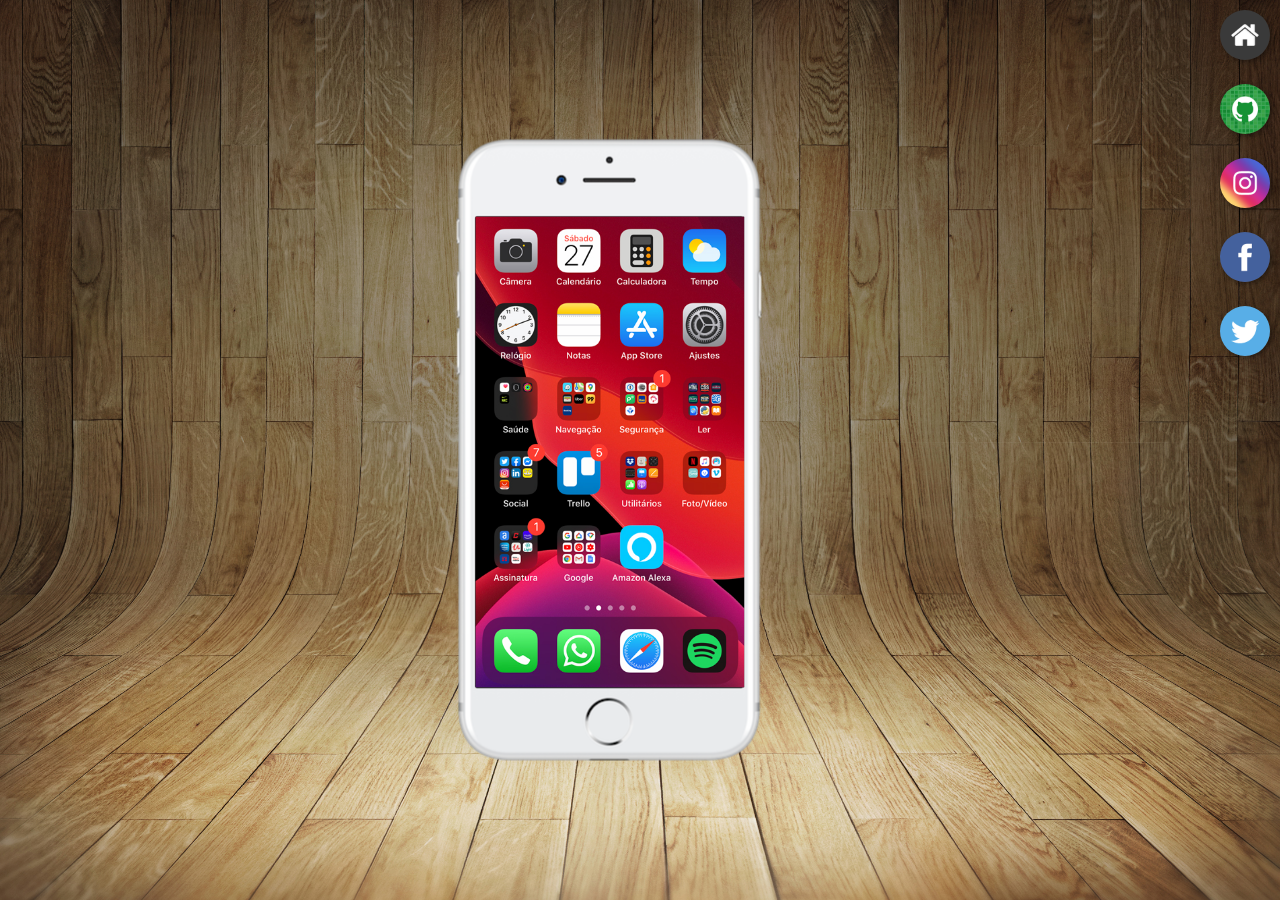
<file: index.html>
<!DOCTYPE html>
<html lang="pt-br">
<head>
    <meta charset="UTF-8">
    <meta name="viewport" content="width=device-width, initial-scale=1.0">
    <link rel="shortcut icon" href="favicon.ico" type="image/x-icon">
    <link rel="stylesheet" href="estilos/style.css">
    <title>Projeto Redes Sociais</title>
</head>
<body>
    <main>
        <section id="redes-sociais">
            <a href="home.html" target="tela">
                <img src="imagens/logo-home.jpg" alt="">
            </a><br>
            <a href="github.html" target="tela">
                <img src="imagens/logo-github.jpg" alt="">
            </a><br>
            <a href="instagram.html" target="tela">
                <img src="imagens/logo-instagram.jpg" alt="">
            </a><br>
            <a href="facebook.html" target="tela">
                <img src="imagens/logo-facebook.jpg" alt="">
            </a><br>
            <a href="twitter.html" target="tela">
                <img src="imagens/logo-twitter.jpg" alt="">
            </a>
        </section>
        <section id="telefone">
            <iframe src="home.html" name="tela" id="tela" frameborder="0">
                Seu navegador não é compatível com isso.
            </iframe>
        </section>
    </main>
</body>
</html>
</file>
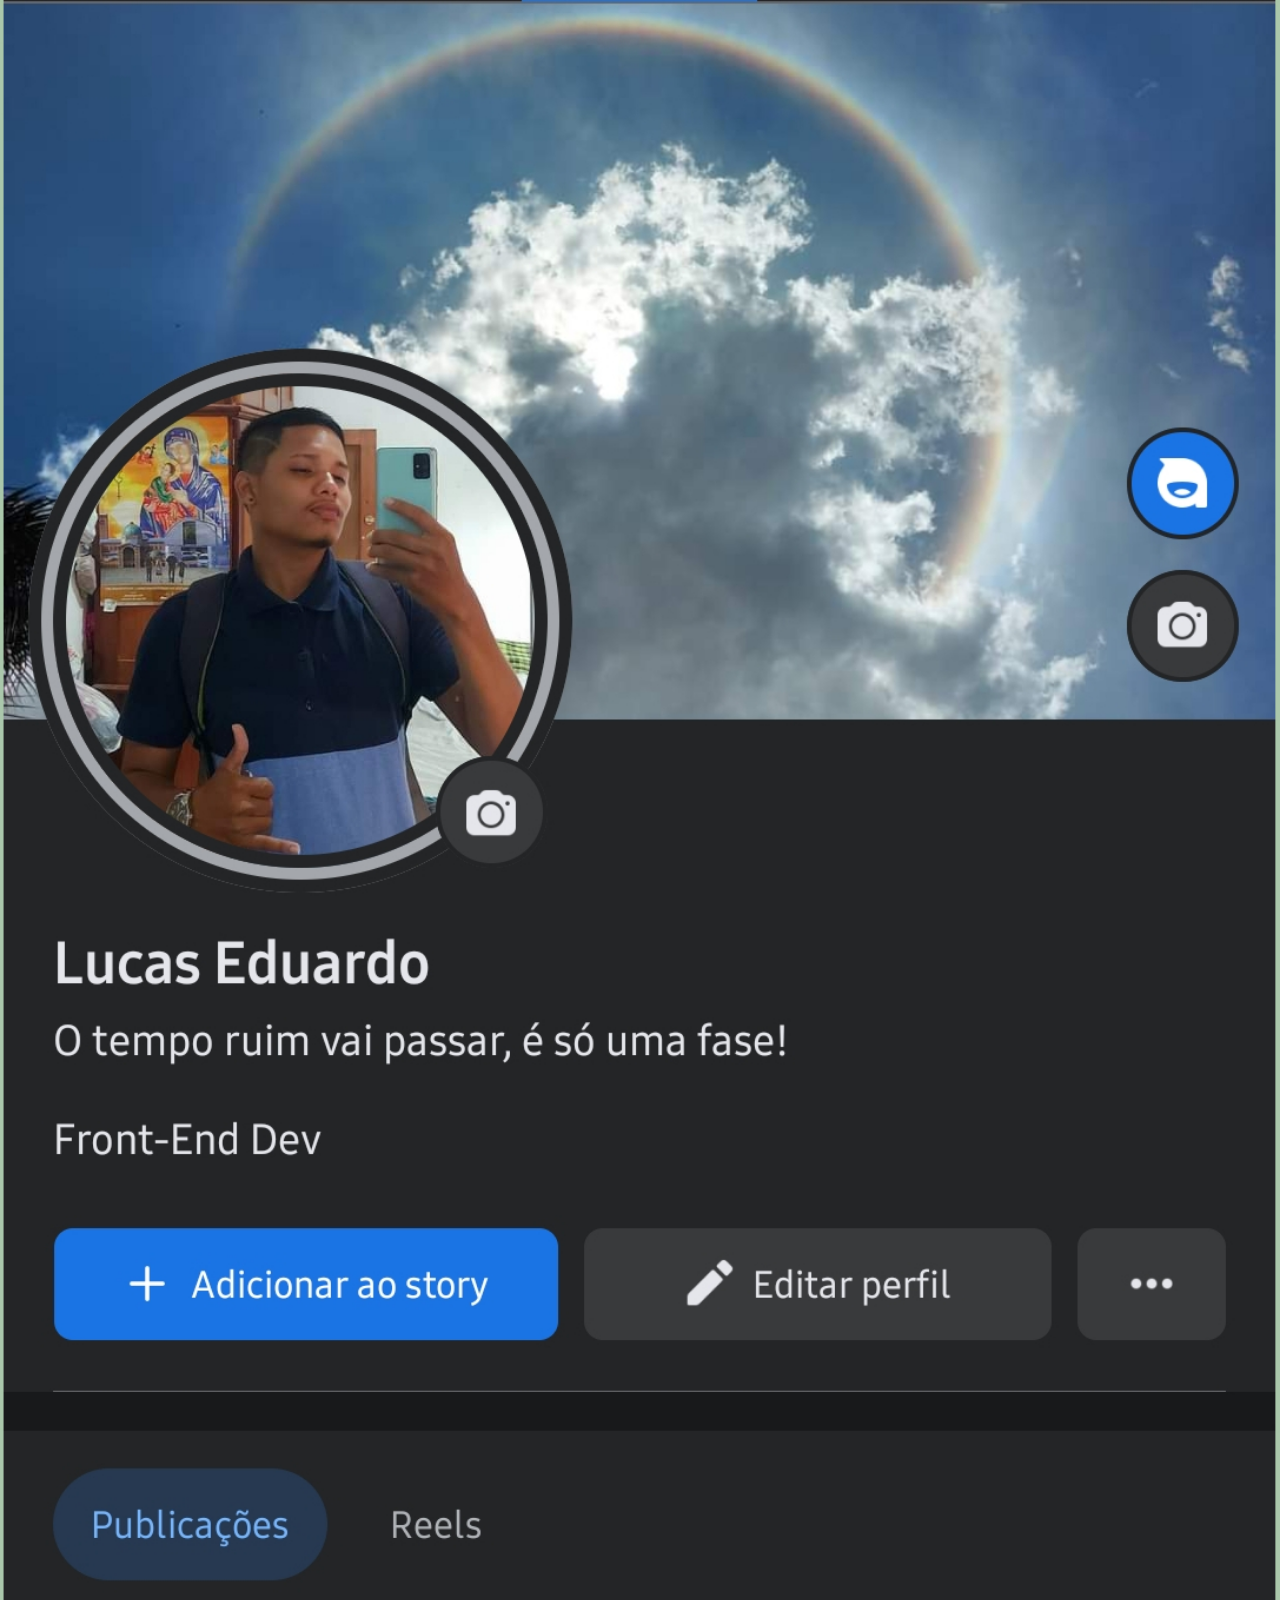
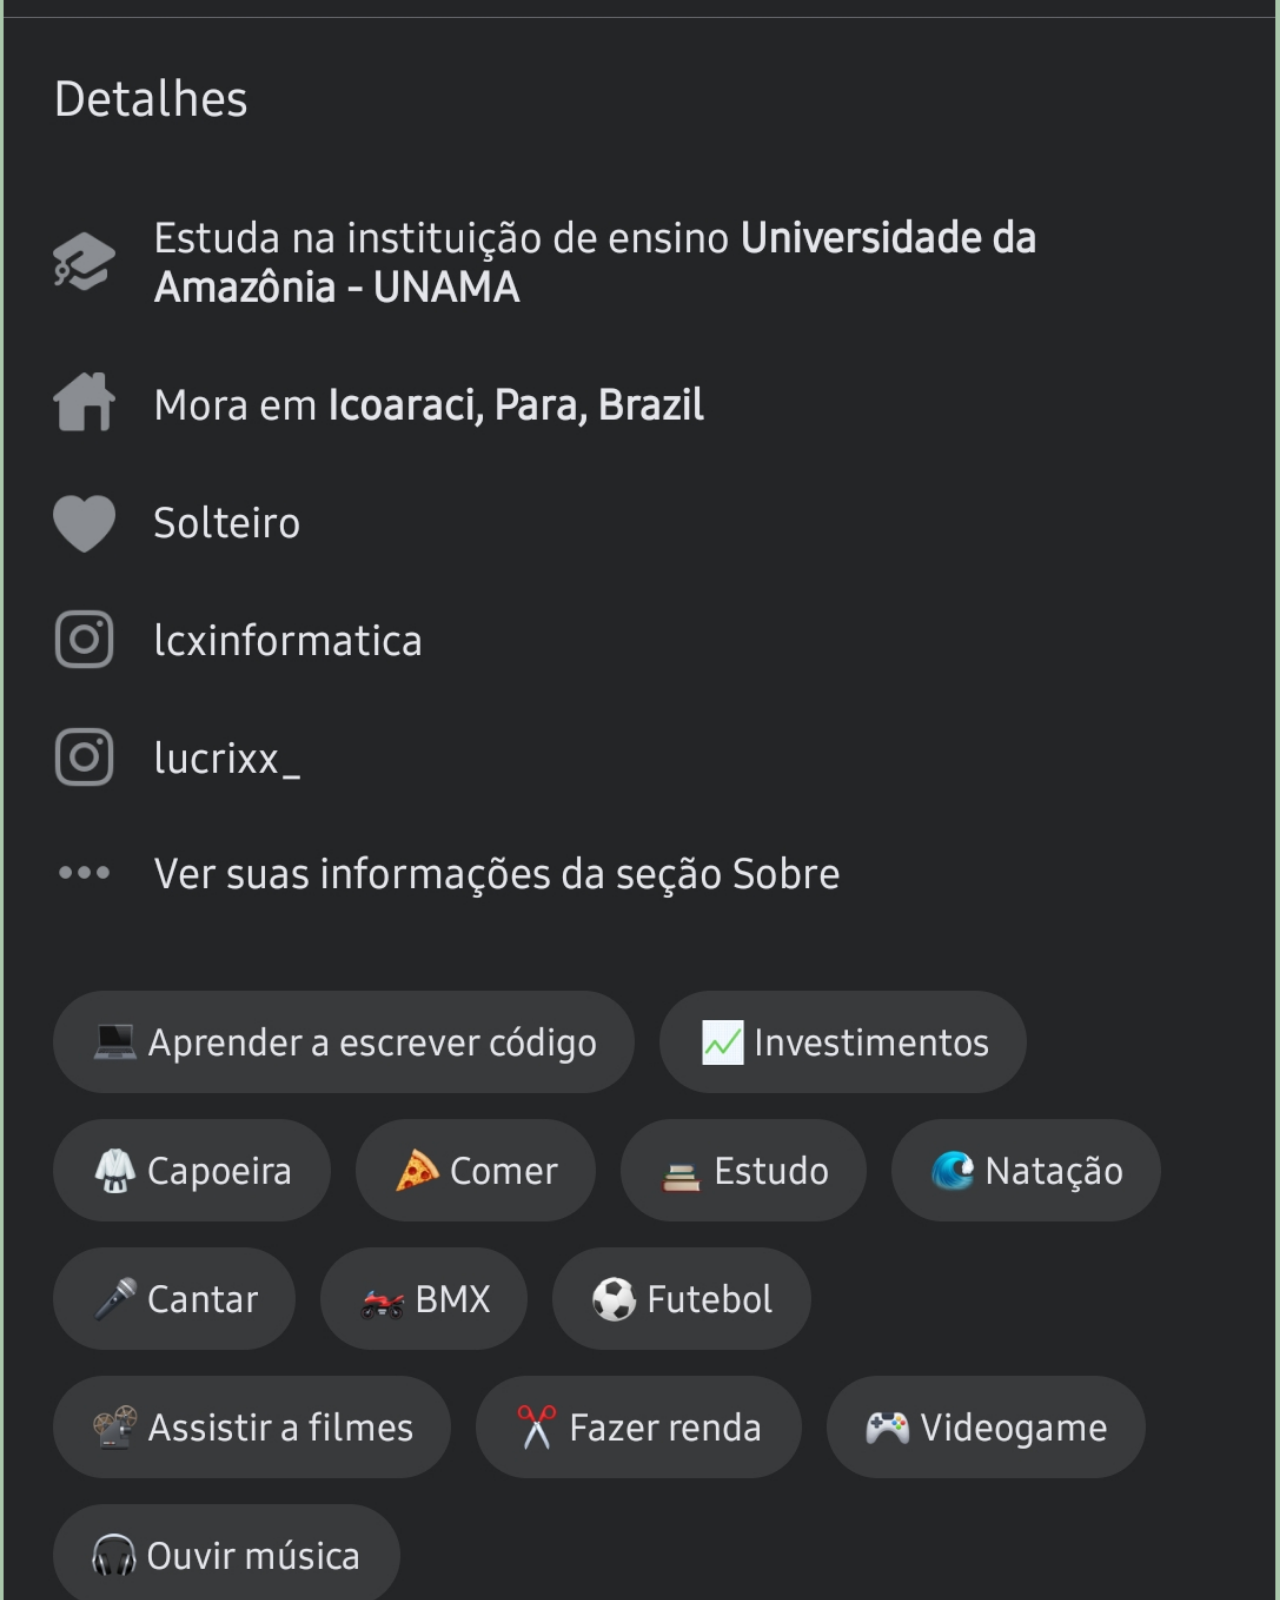
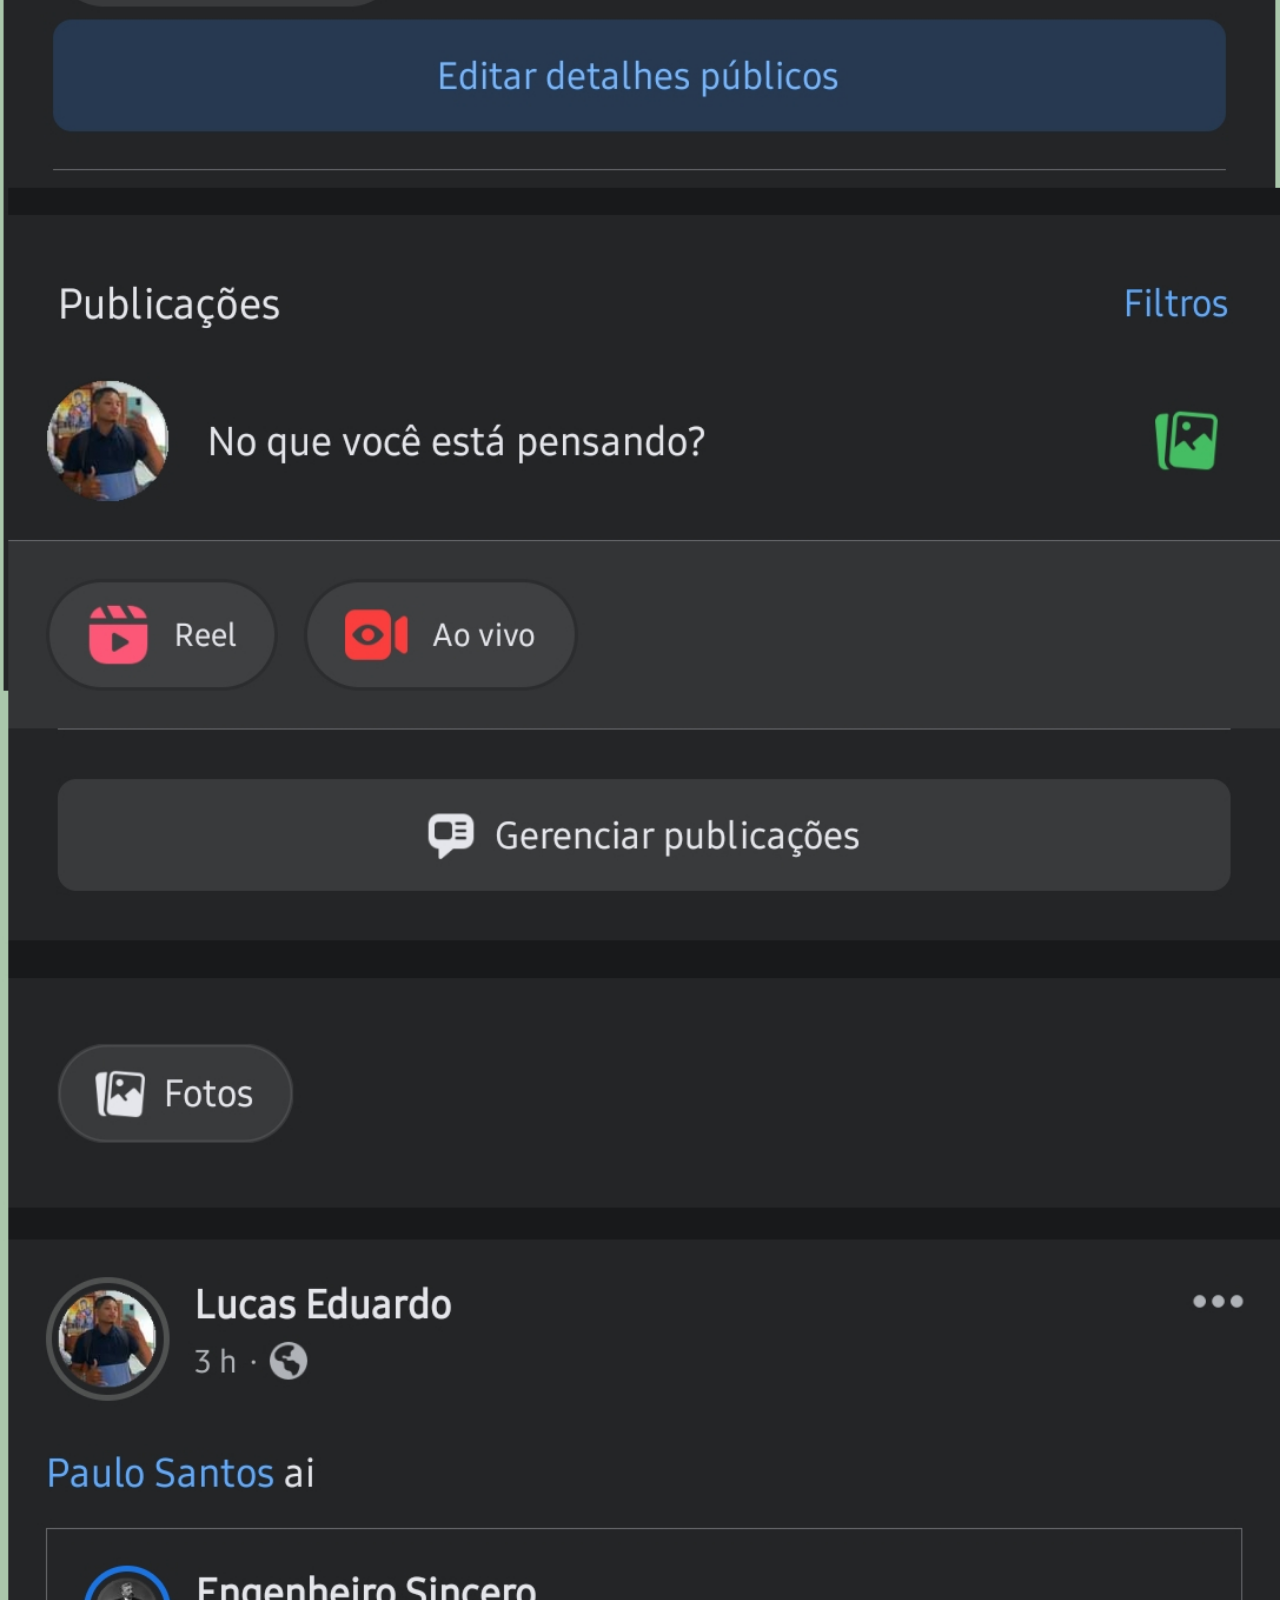
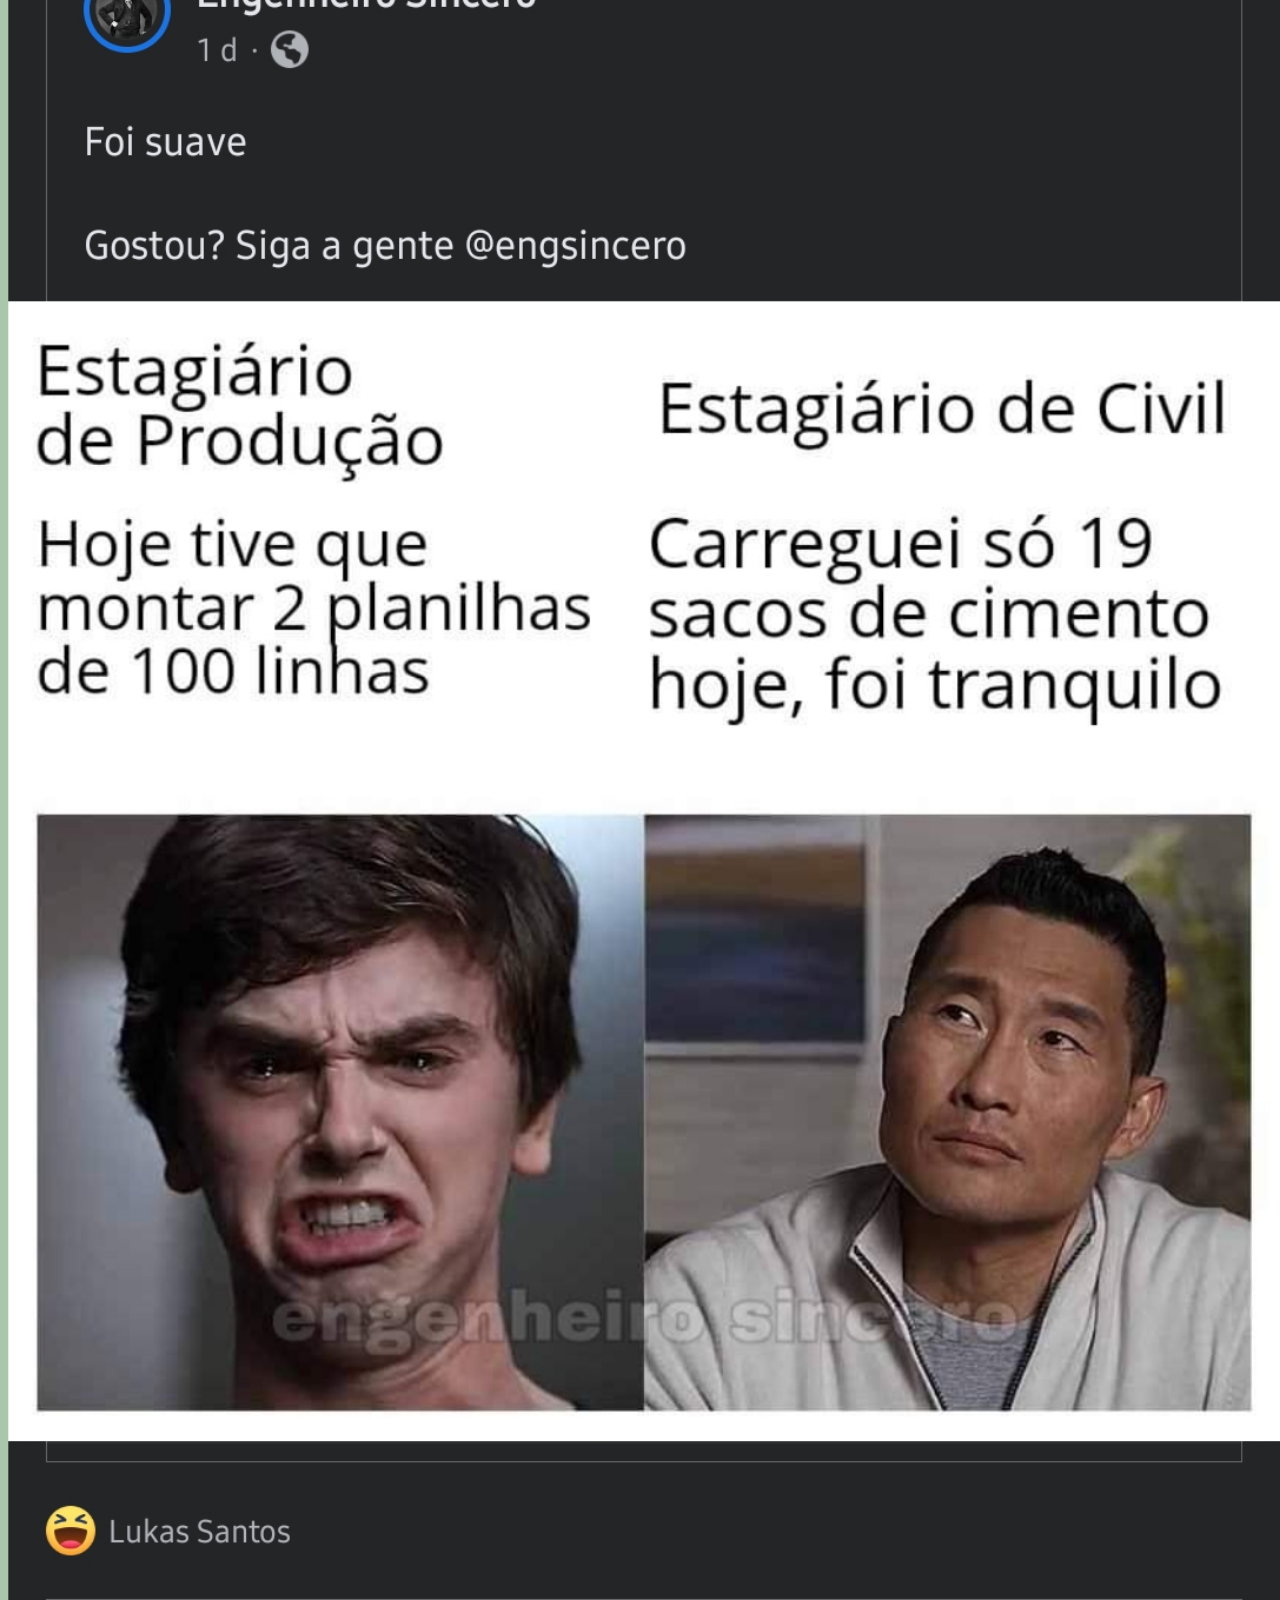
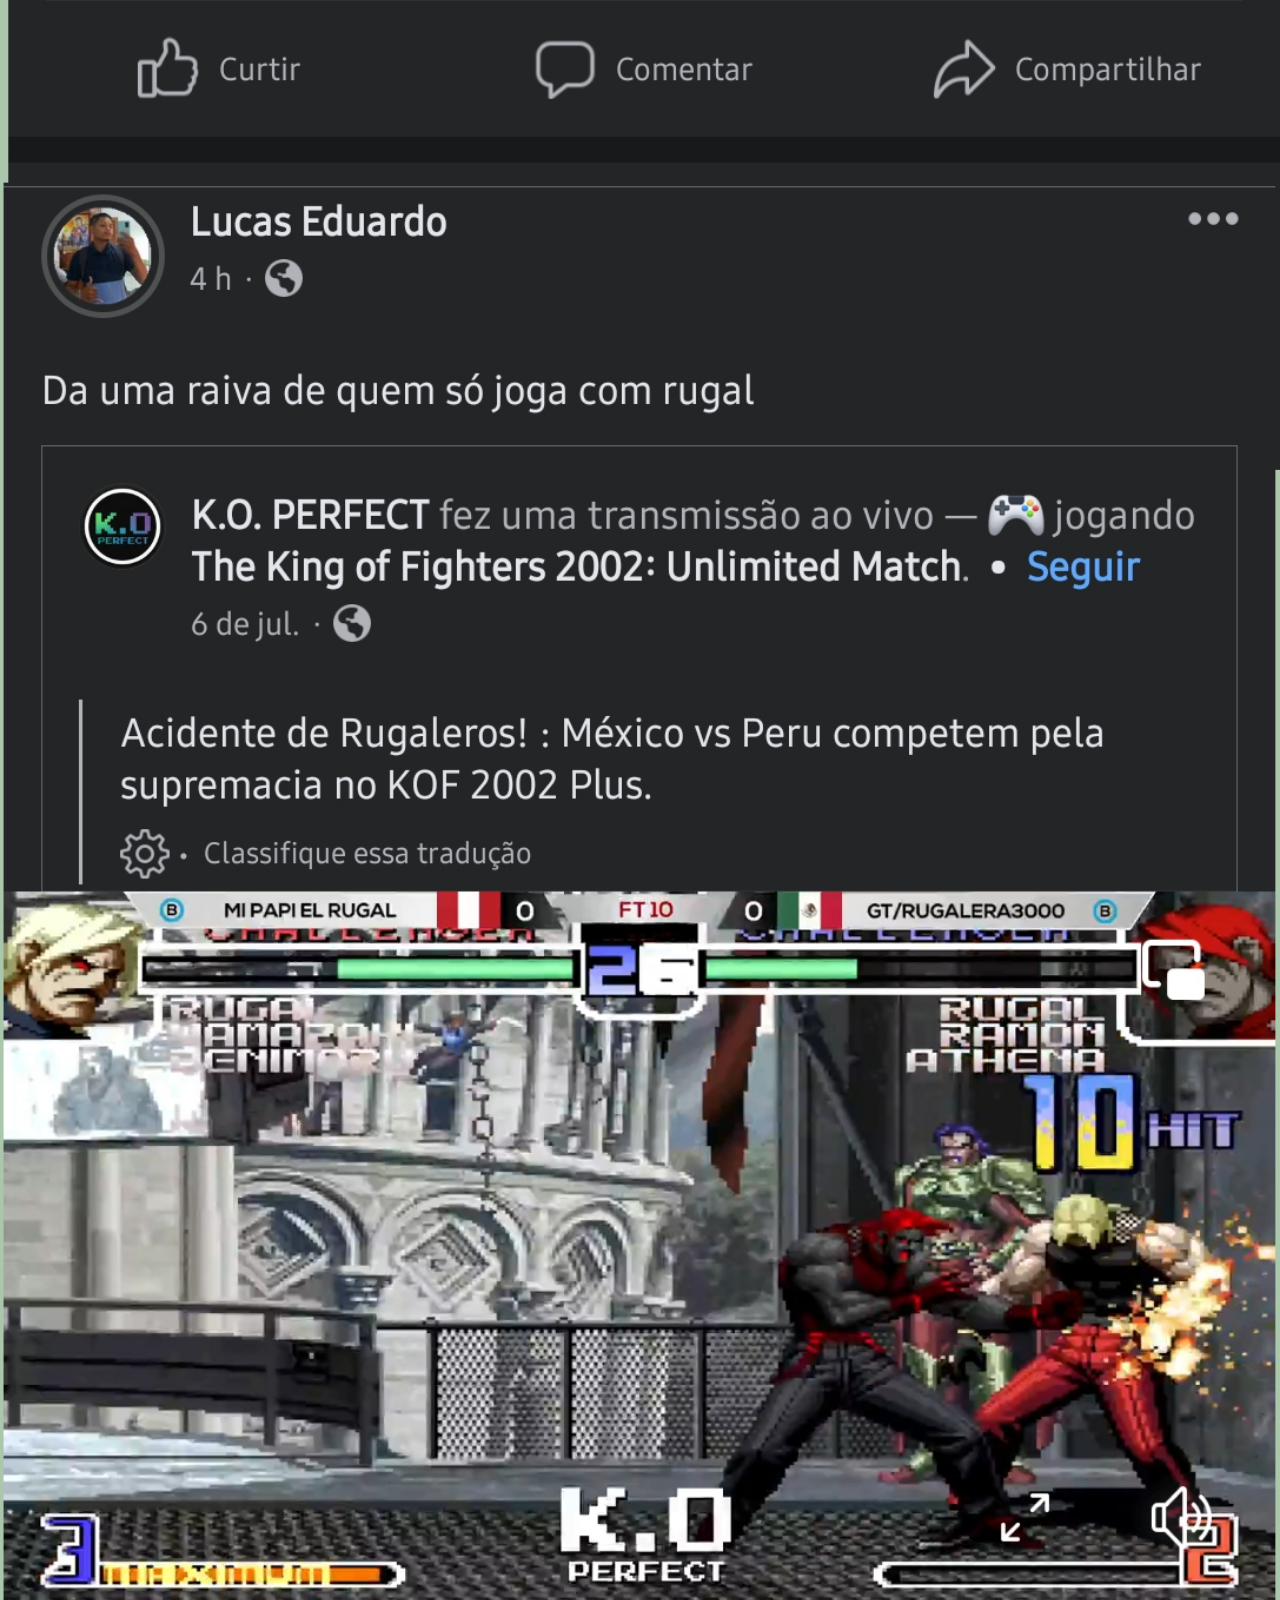
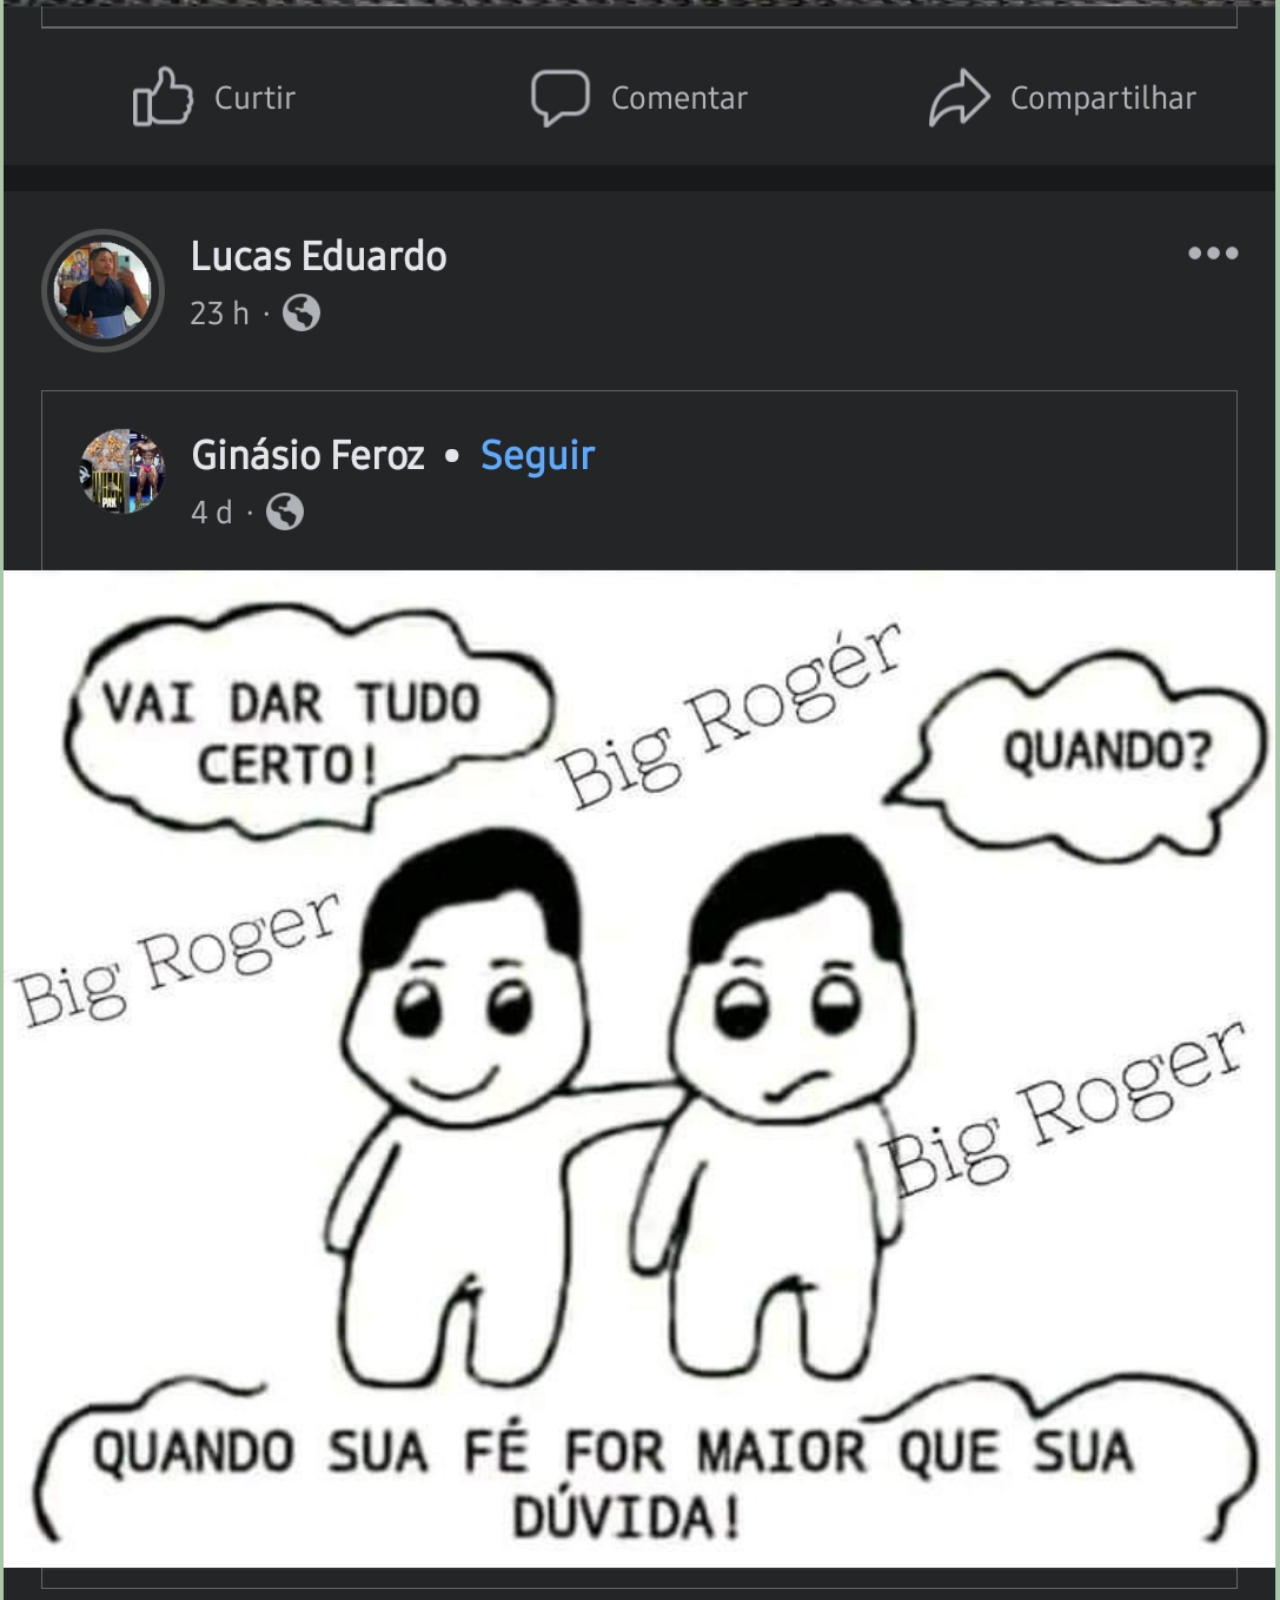
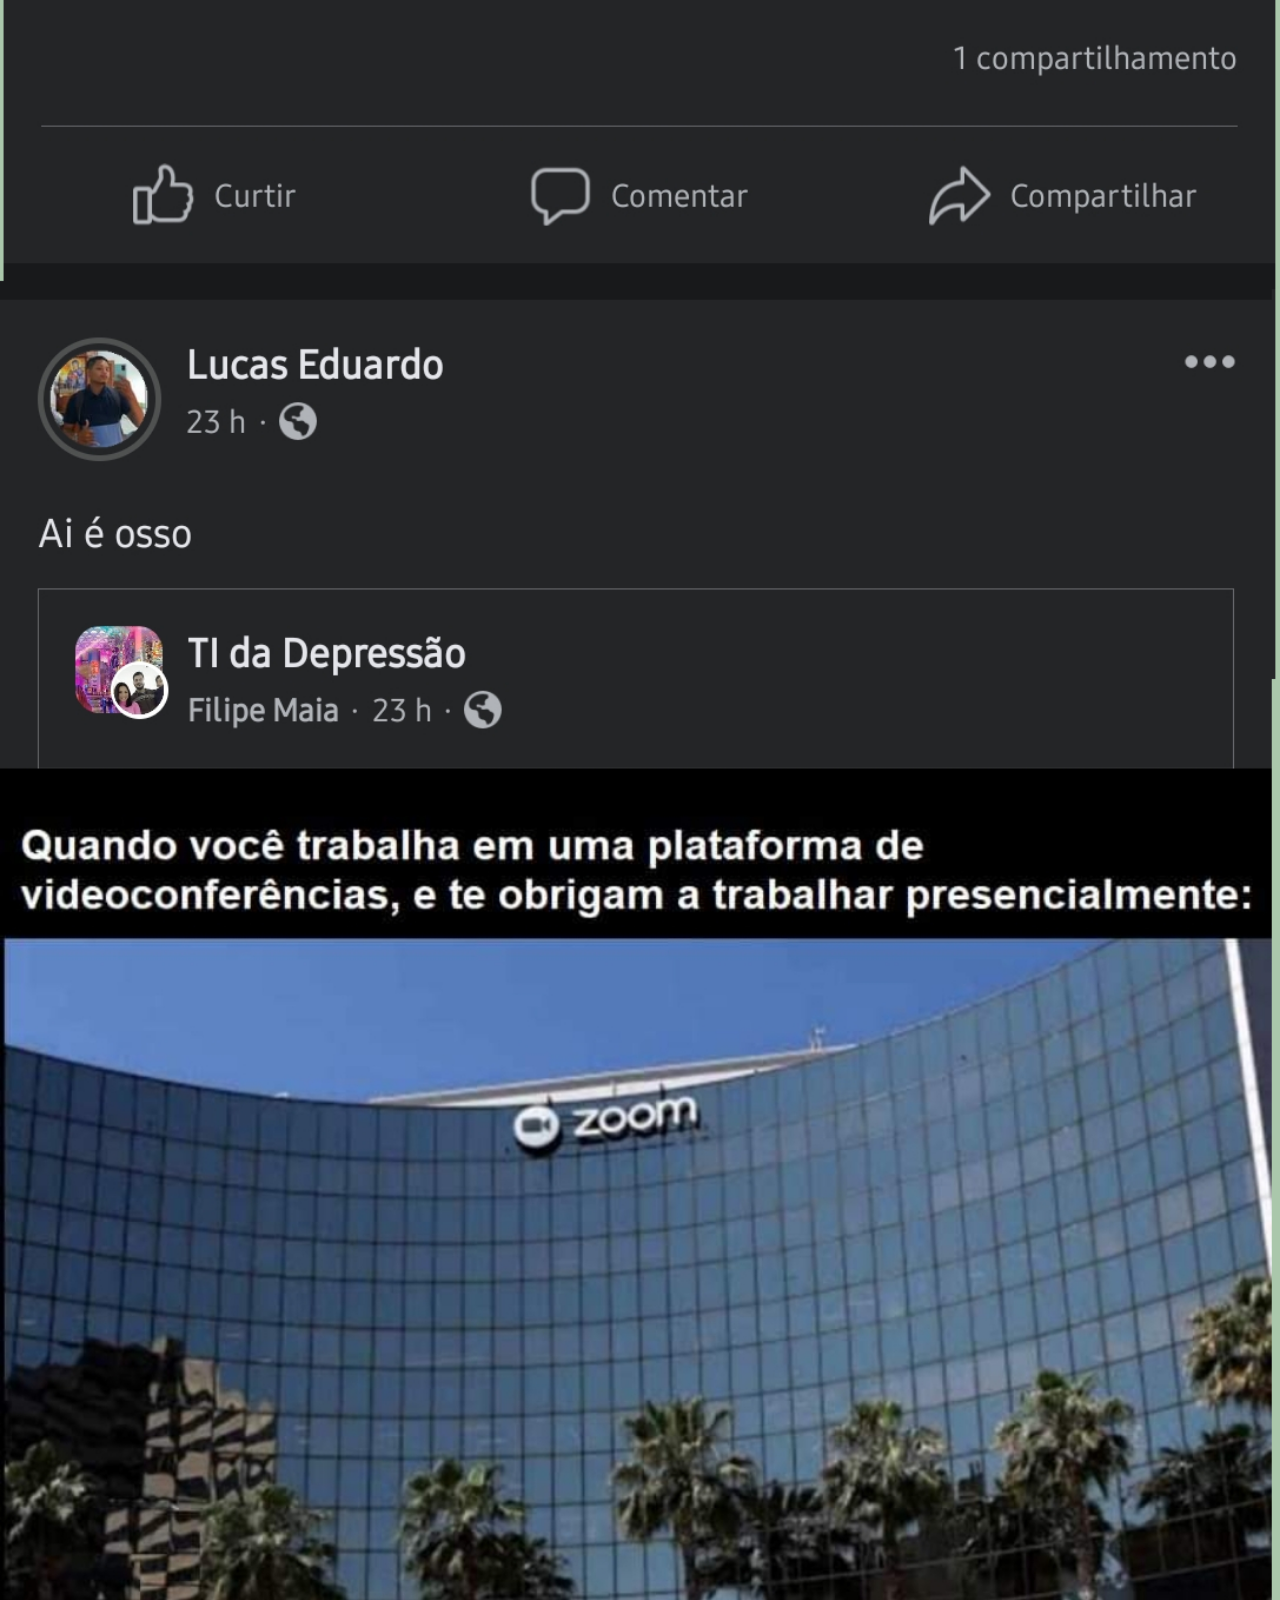
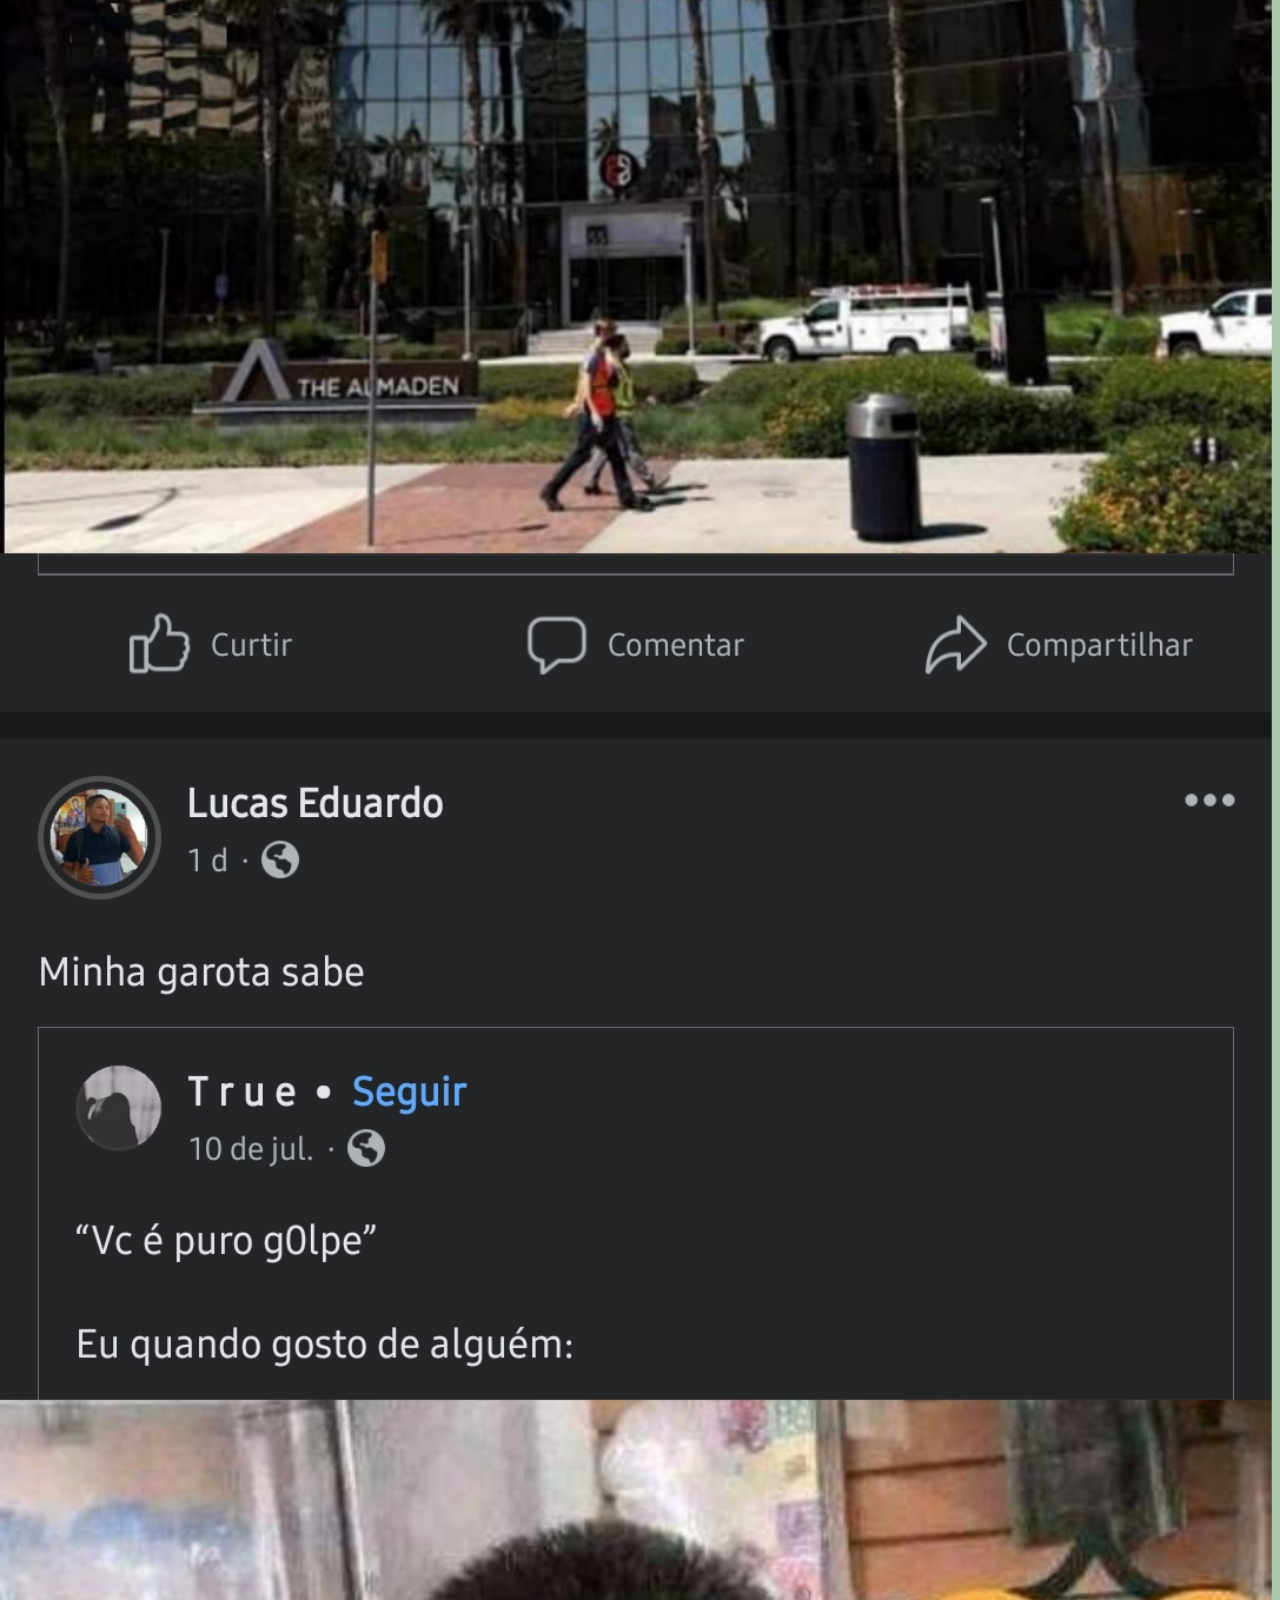
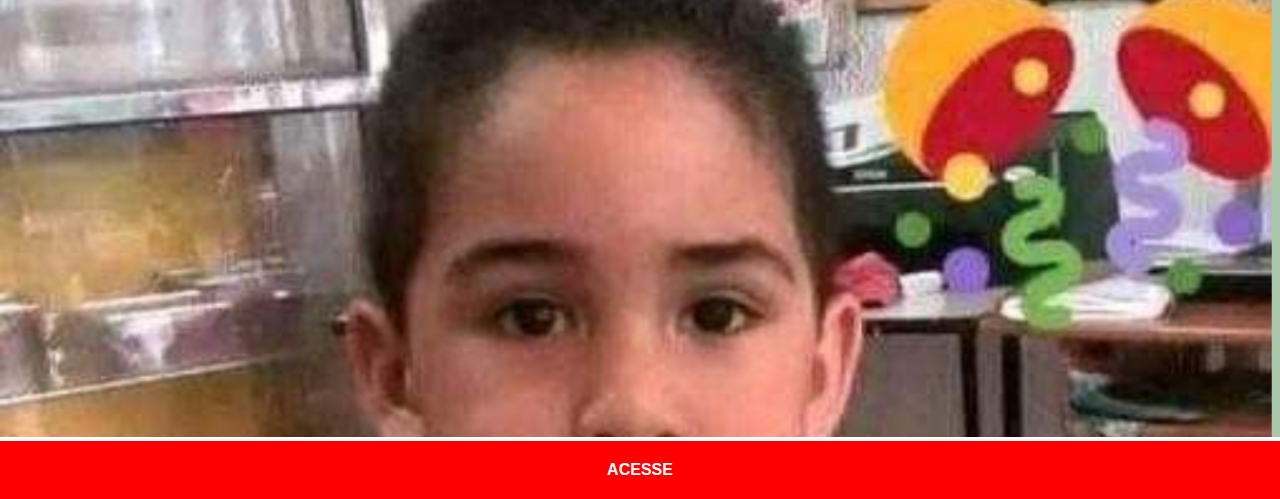
<file: facebook.html>
<!DOCTYPE html>
<html lang="pt-br">
<head>
    <meta charset="UTF-8">
    <meta name="viewport" content="width=device-width, initial-scale=1.0">
    <title>Facebook</title>
    <link rel="stylesheet" href="estilos/social.css">
</head>
<body>
    <img src="imagens/tela-facebook.jpg" alt="">
    <a href="https://www.facebook.com/Lucrixx" target="_blank">ACESSE</a>
</body>
</html>
</file>
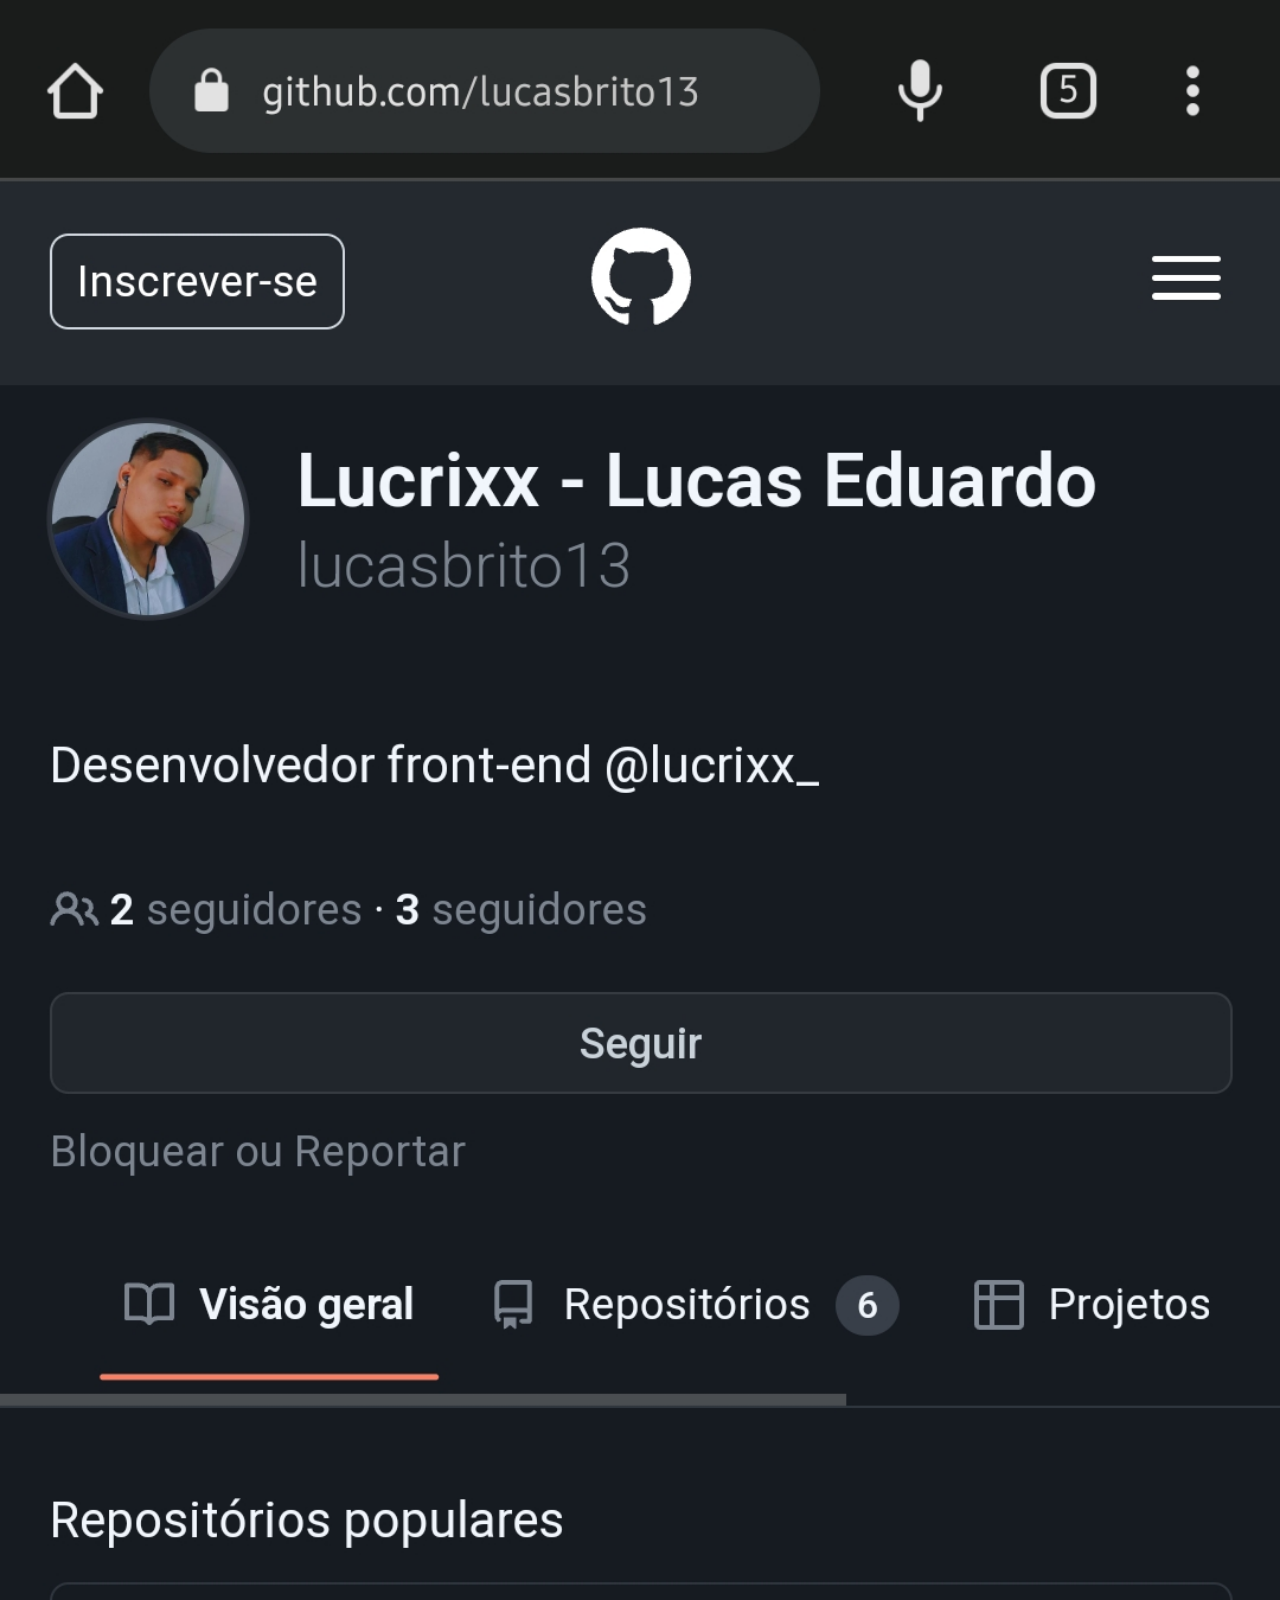
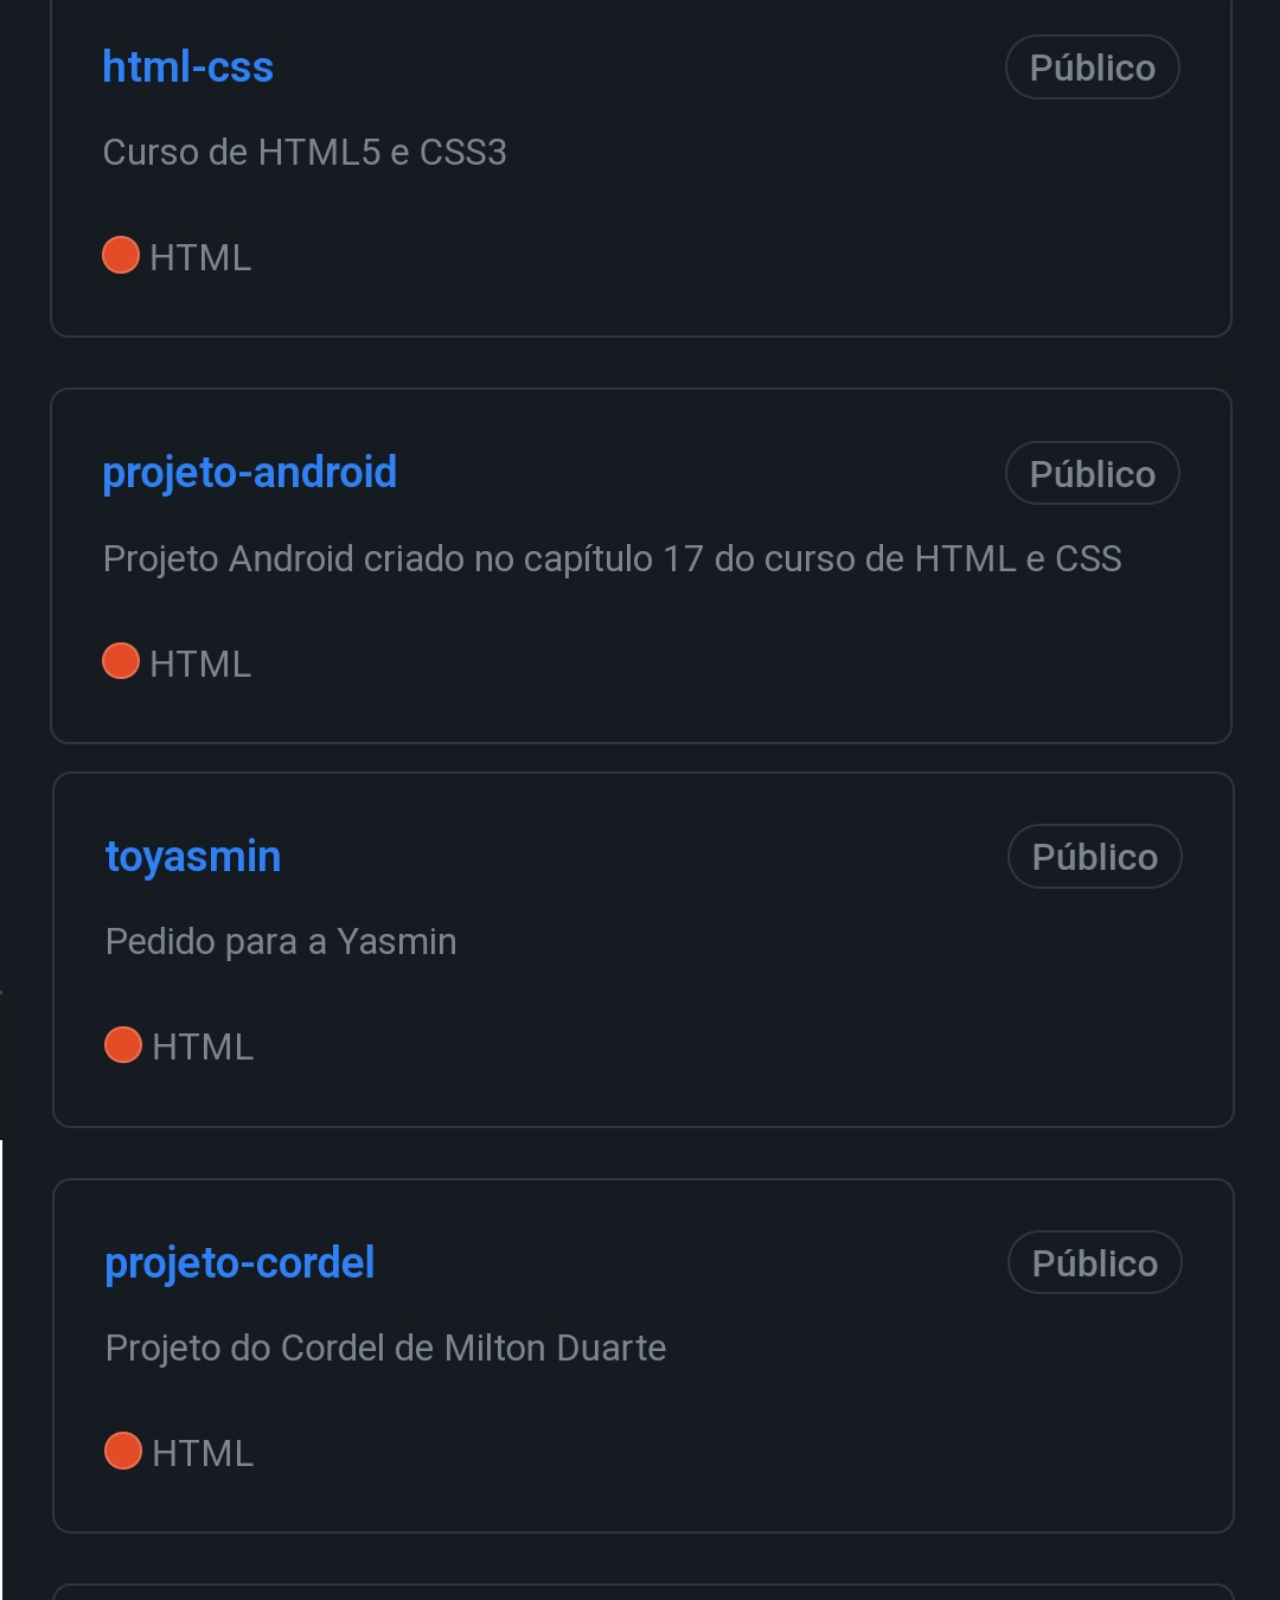
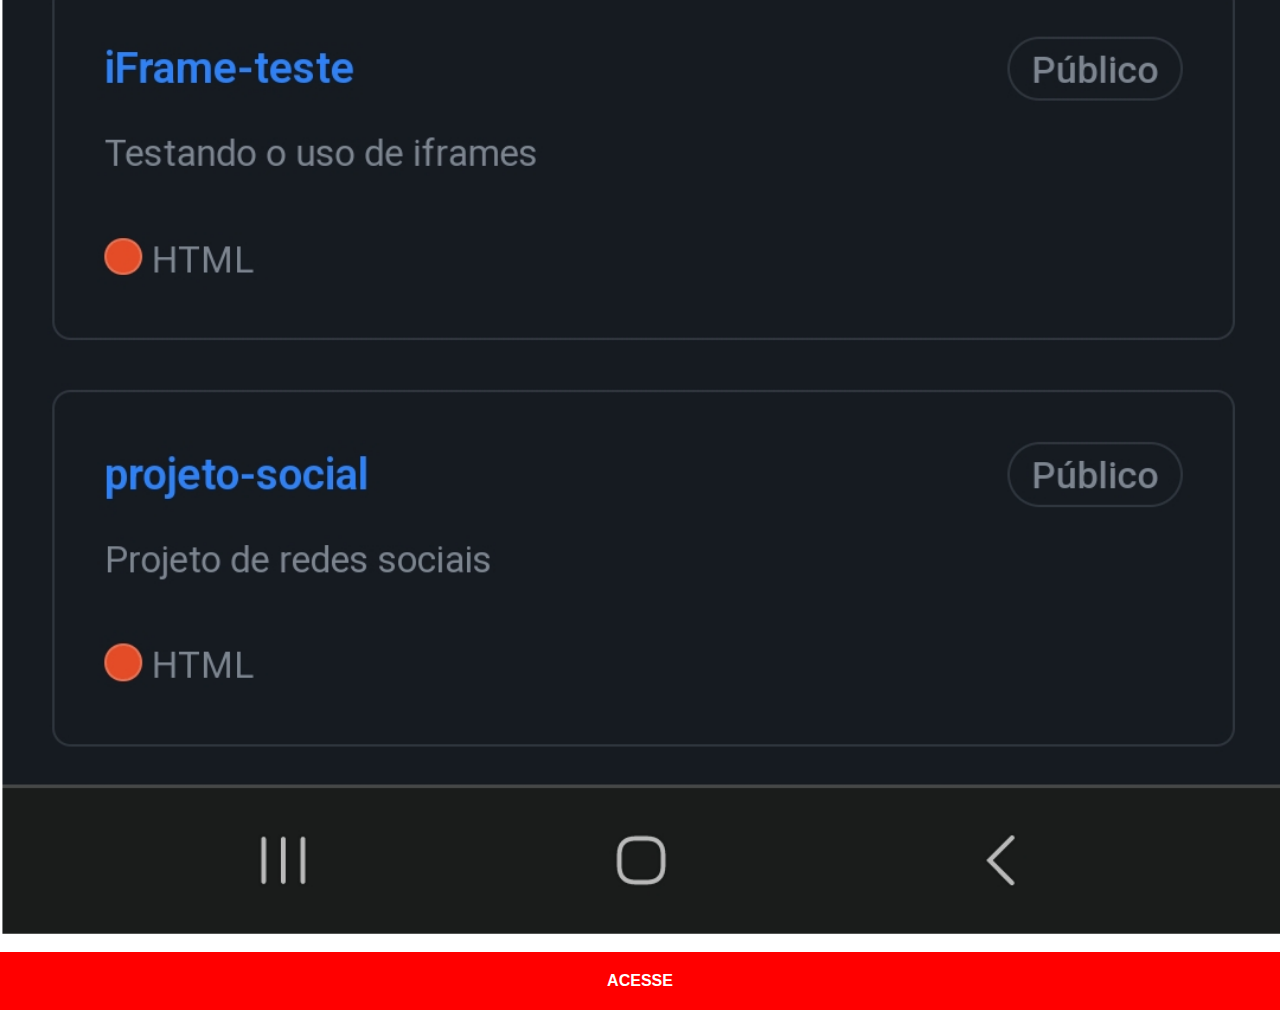
<file: github.html>
<!DOCTYPE html>
<html lang="pt-br">
<head>
    <meta charset="UTF-8">
    <meta name="viewport" content="width=device-width, initial-scale=1.0">
    <title>Github</title>
    <link rel="stylesheet" href="estilos/social.css">
</head>
<body>
    <img src="imagens/tela-github-lcx.png" alt="">
    <a href="https://github.com/lucasbrito13" target="_blank">ACESSE</a>
</body>
</html>
</file>
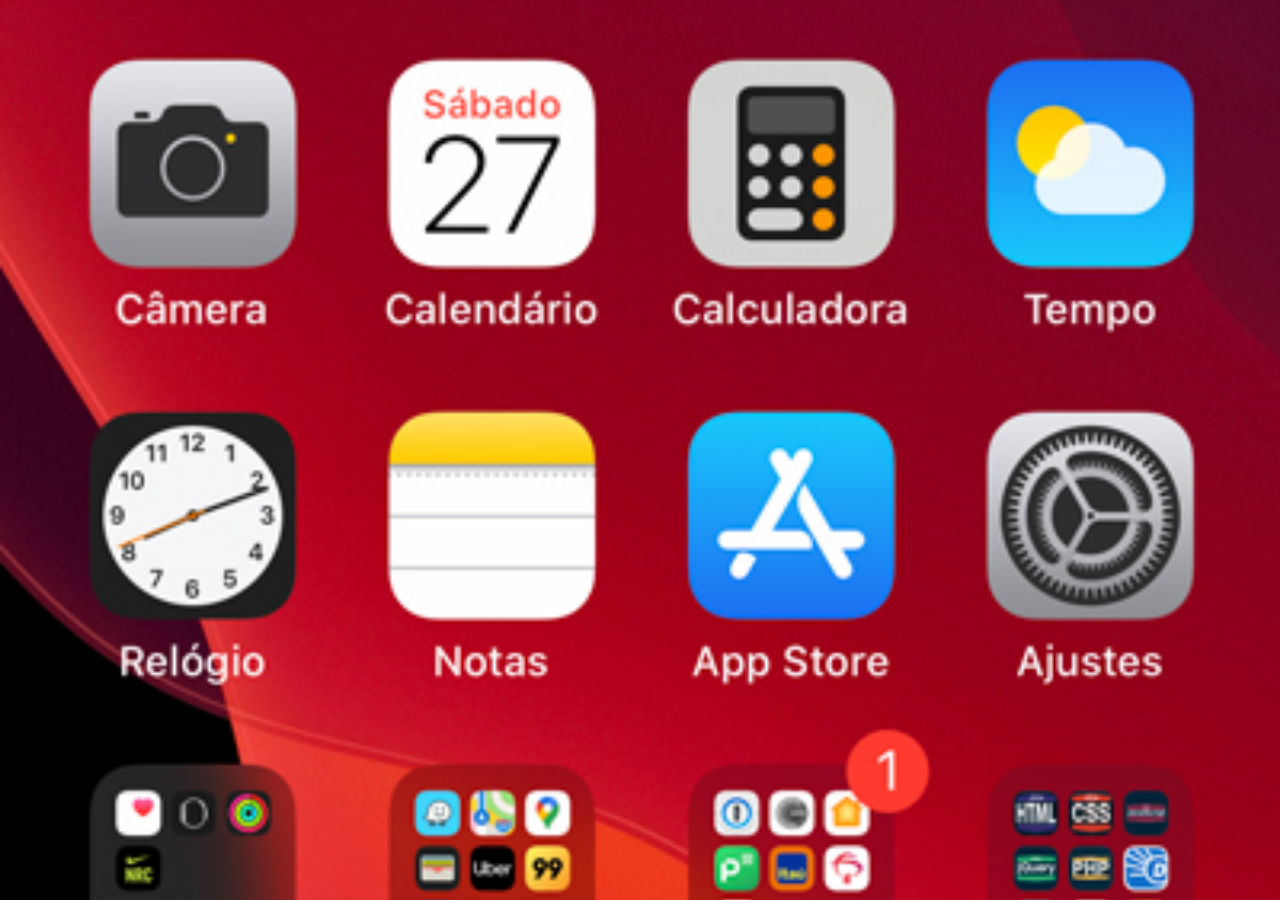
<file: home.html>
<!DOCTYPE html>
<html lang="pt-br">
<head>
    <meta charset="UTF-8">
    <meta name="viewport" content="width=device-width, initial-scale=1.0">
    <title>Home</title>
</head>
<style>
    * {
        margin: 0px;
        padding: 0px;
    }
    body{
        width: 100vw;
        height: 100vh;
        background: black url('imagens/tela-home.jpg') no-repeat top center;
        background-size: cover;
}
</style>
<body>
    
</body>
</html>
</file>
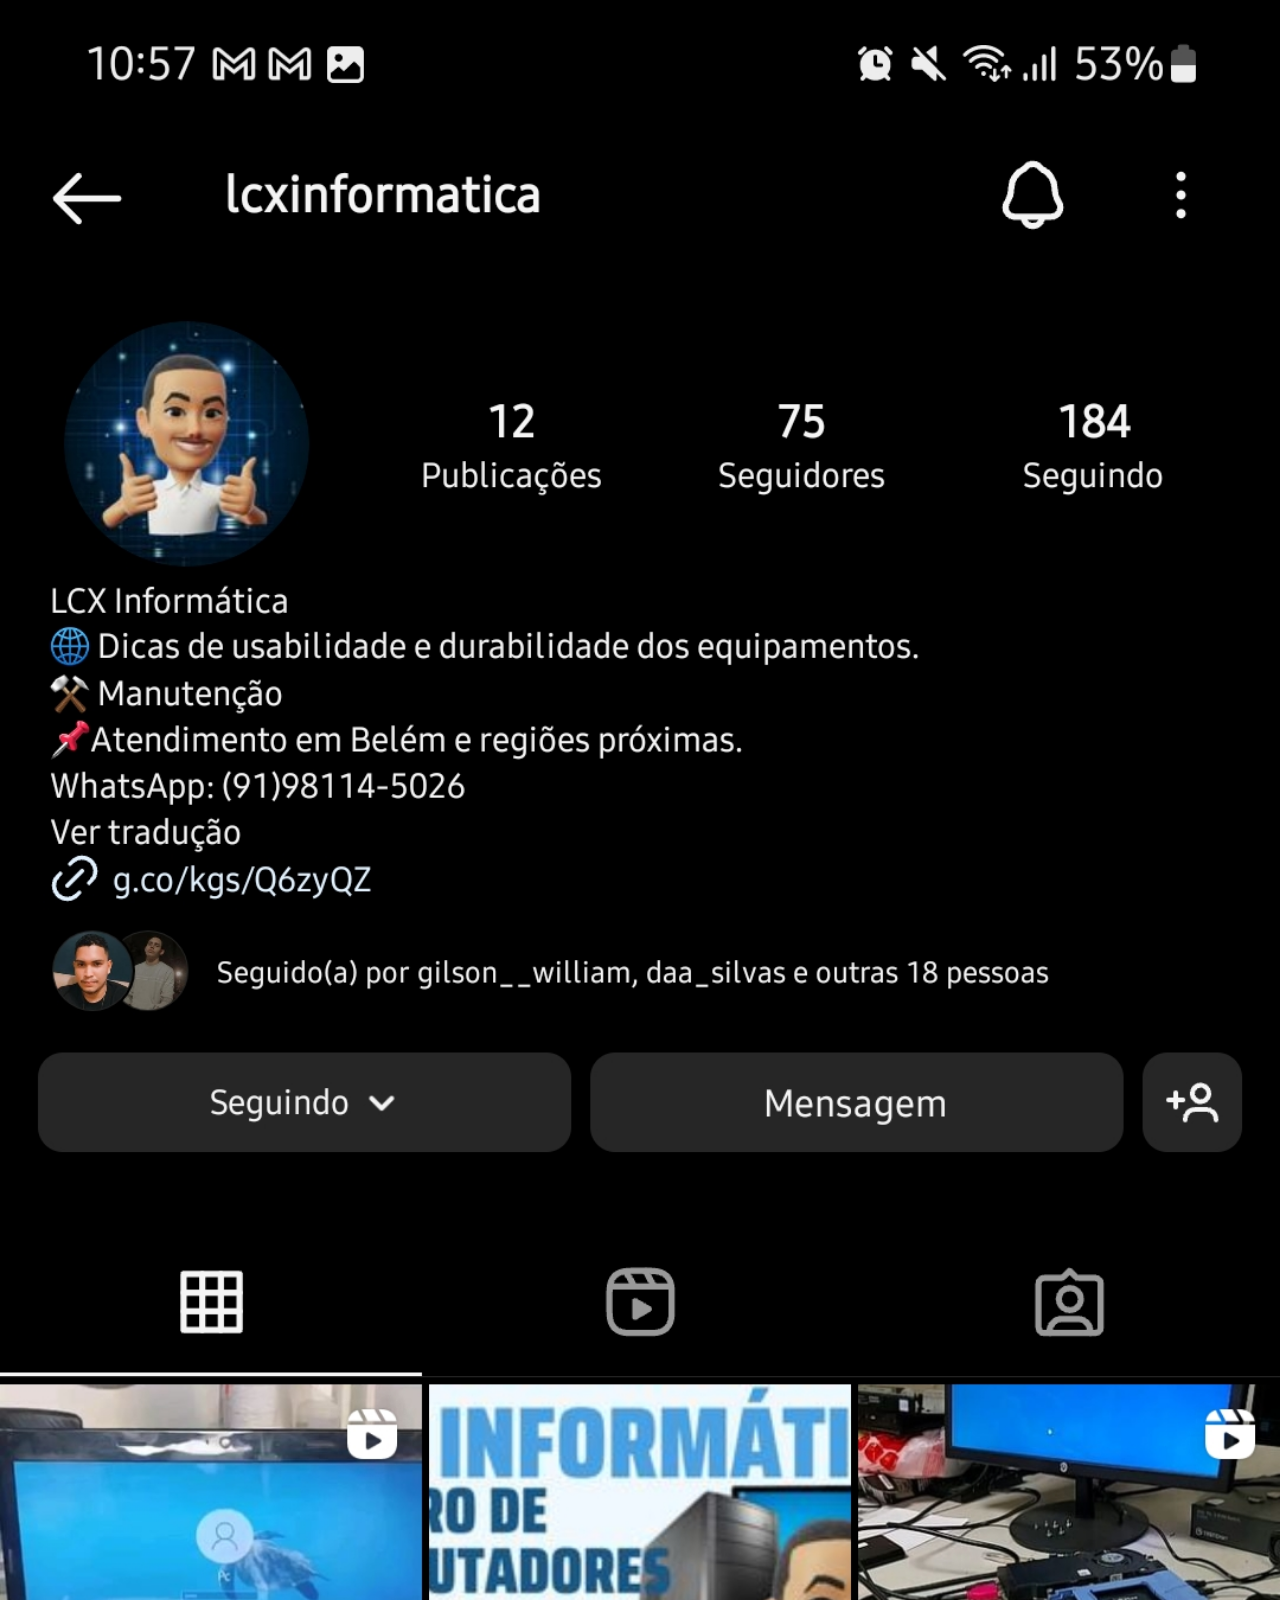
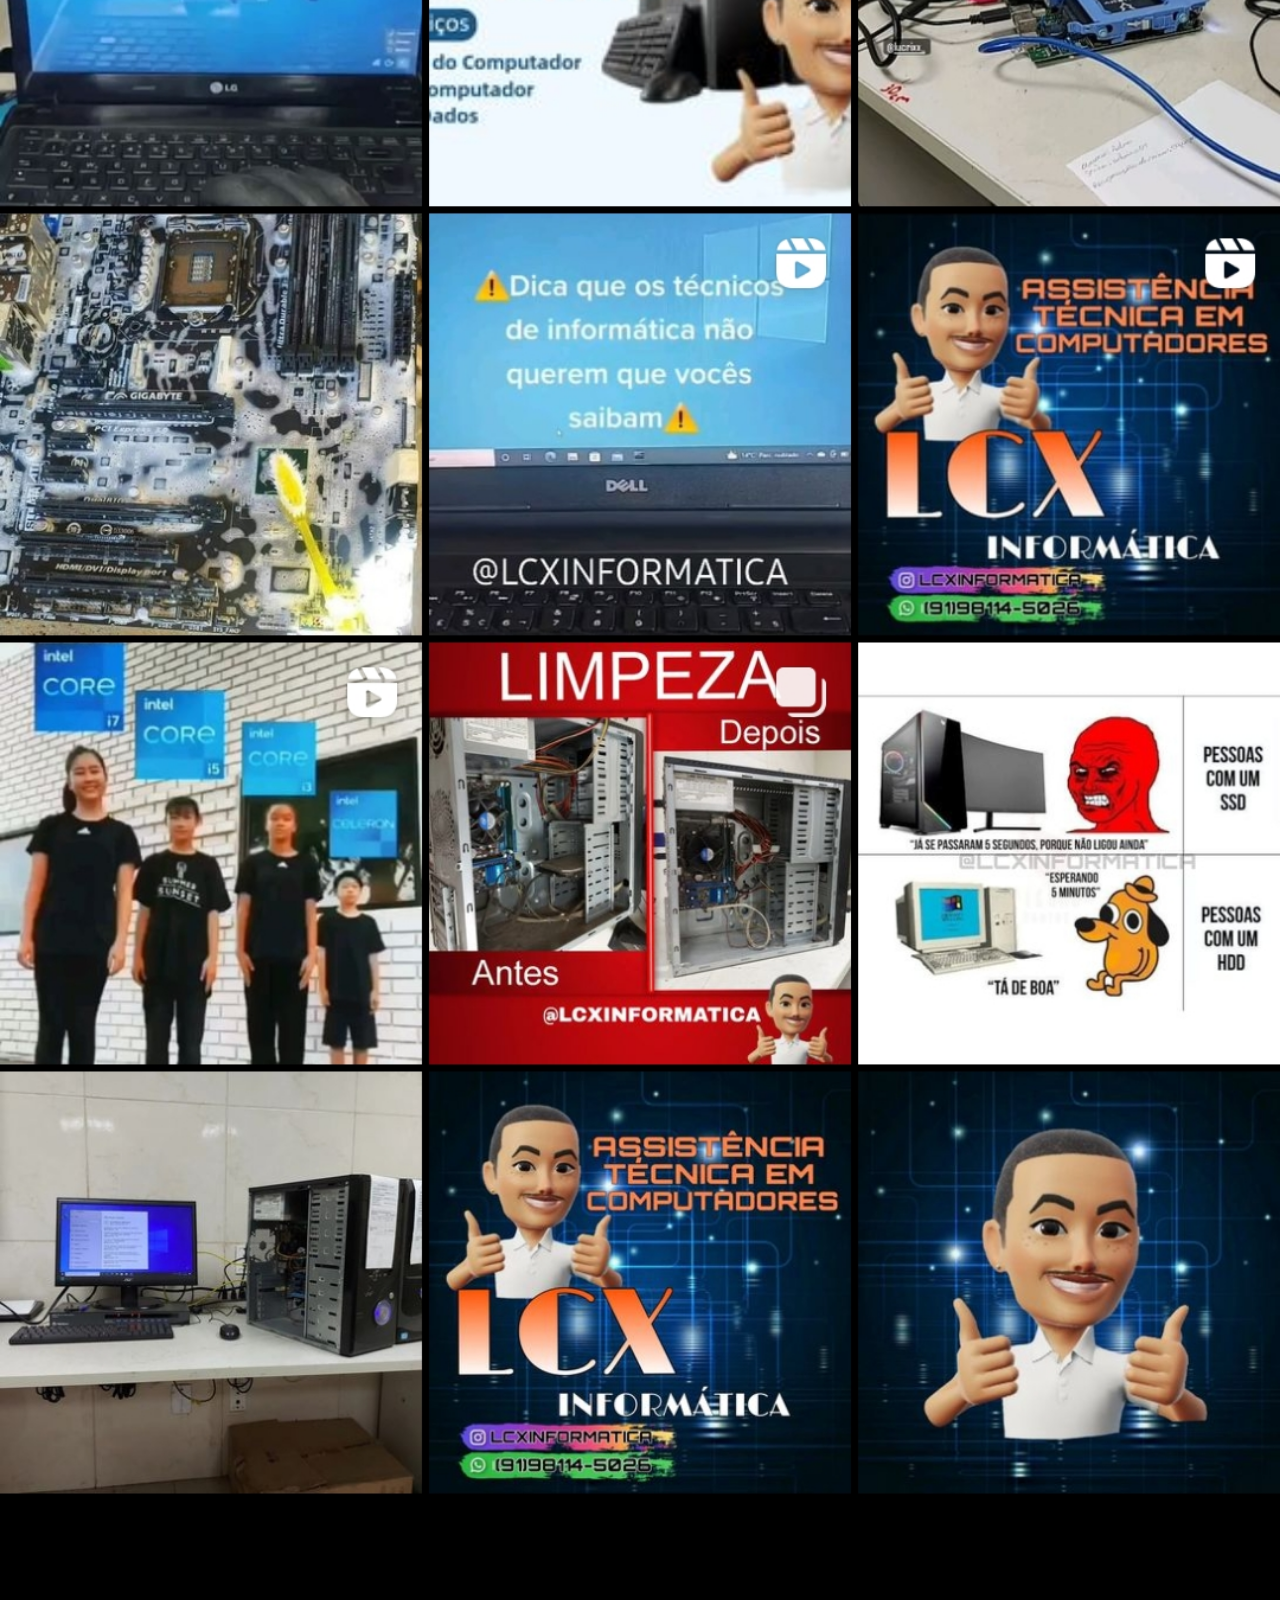
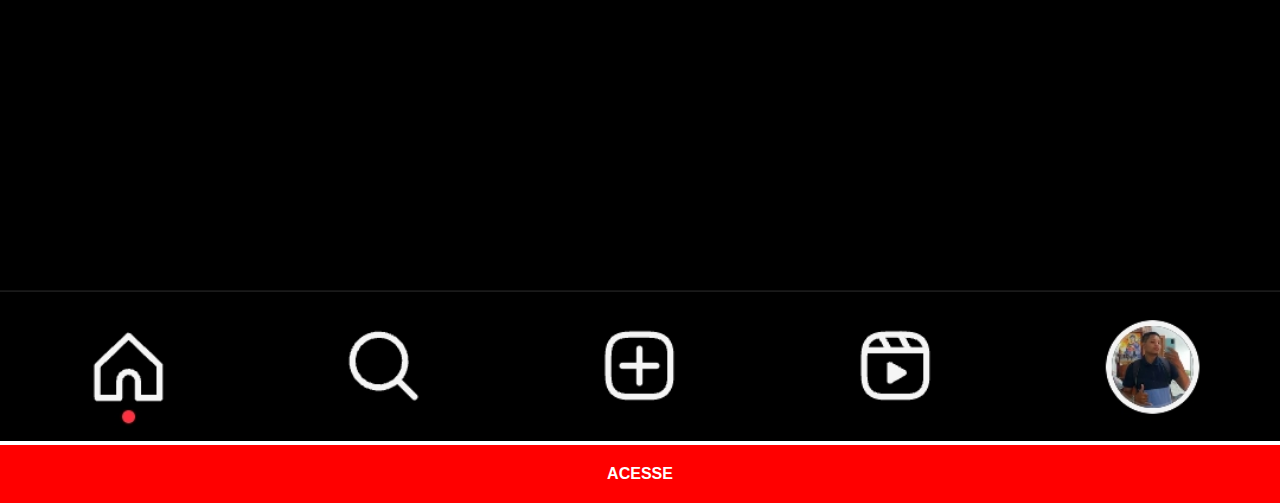
<file: instagram.html>
<!DOCTYPE html>
<html lang="pt-br">
<head>
    <meta charset="UTF-8">
    <meta name="viewport" content="width=device-width, initial-scale=1.0">
    <title>Instagram</title>
    <link rel="stylesheet" href="estilos/social.css">
</head>
<body>
    <img src="imagens/tela-instagram-lcx.jpg" alt="">
    <a href="https://www.instagram.com/lcxinformatica/" target="_blank">ACESSE</a>
</body>
</html>
</file>
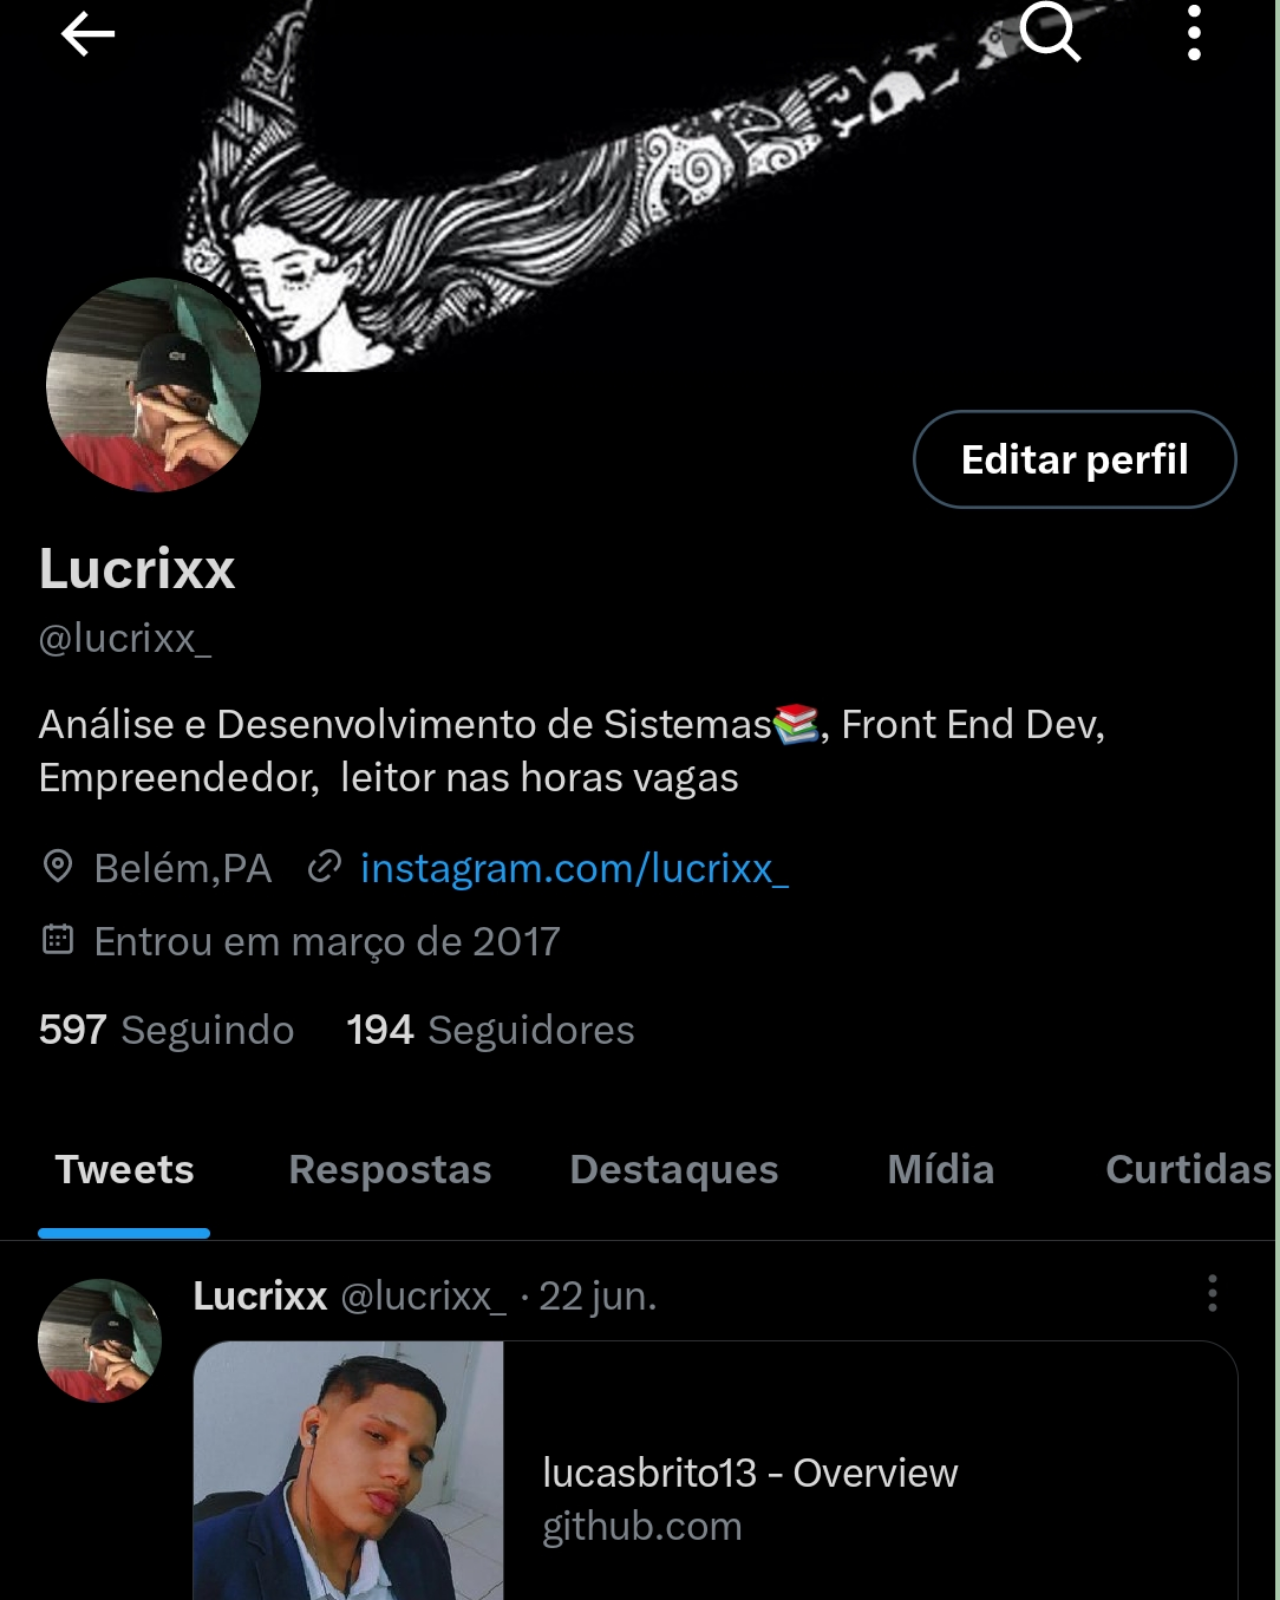
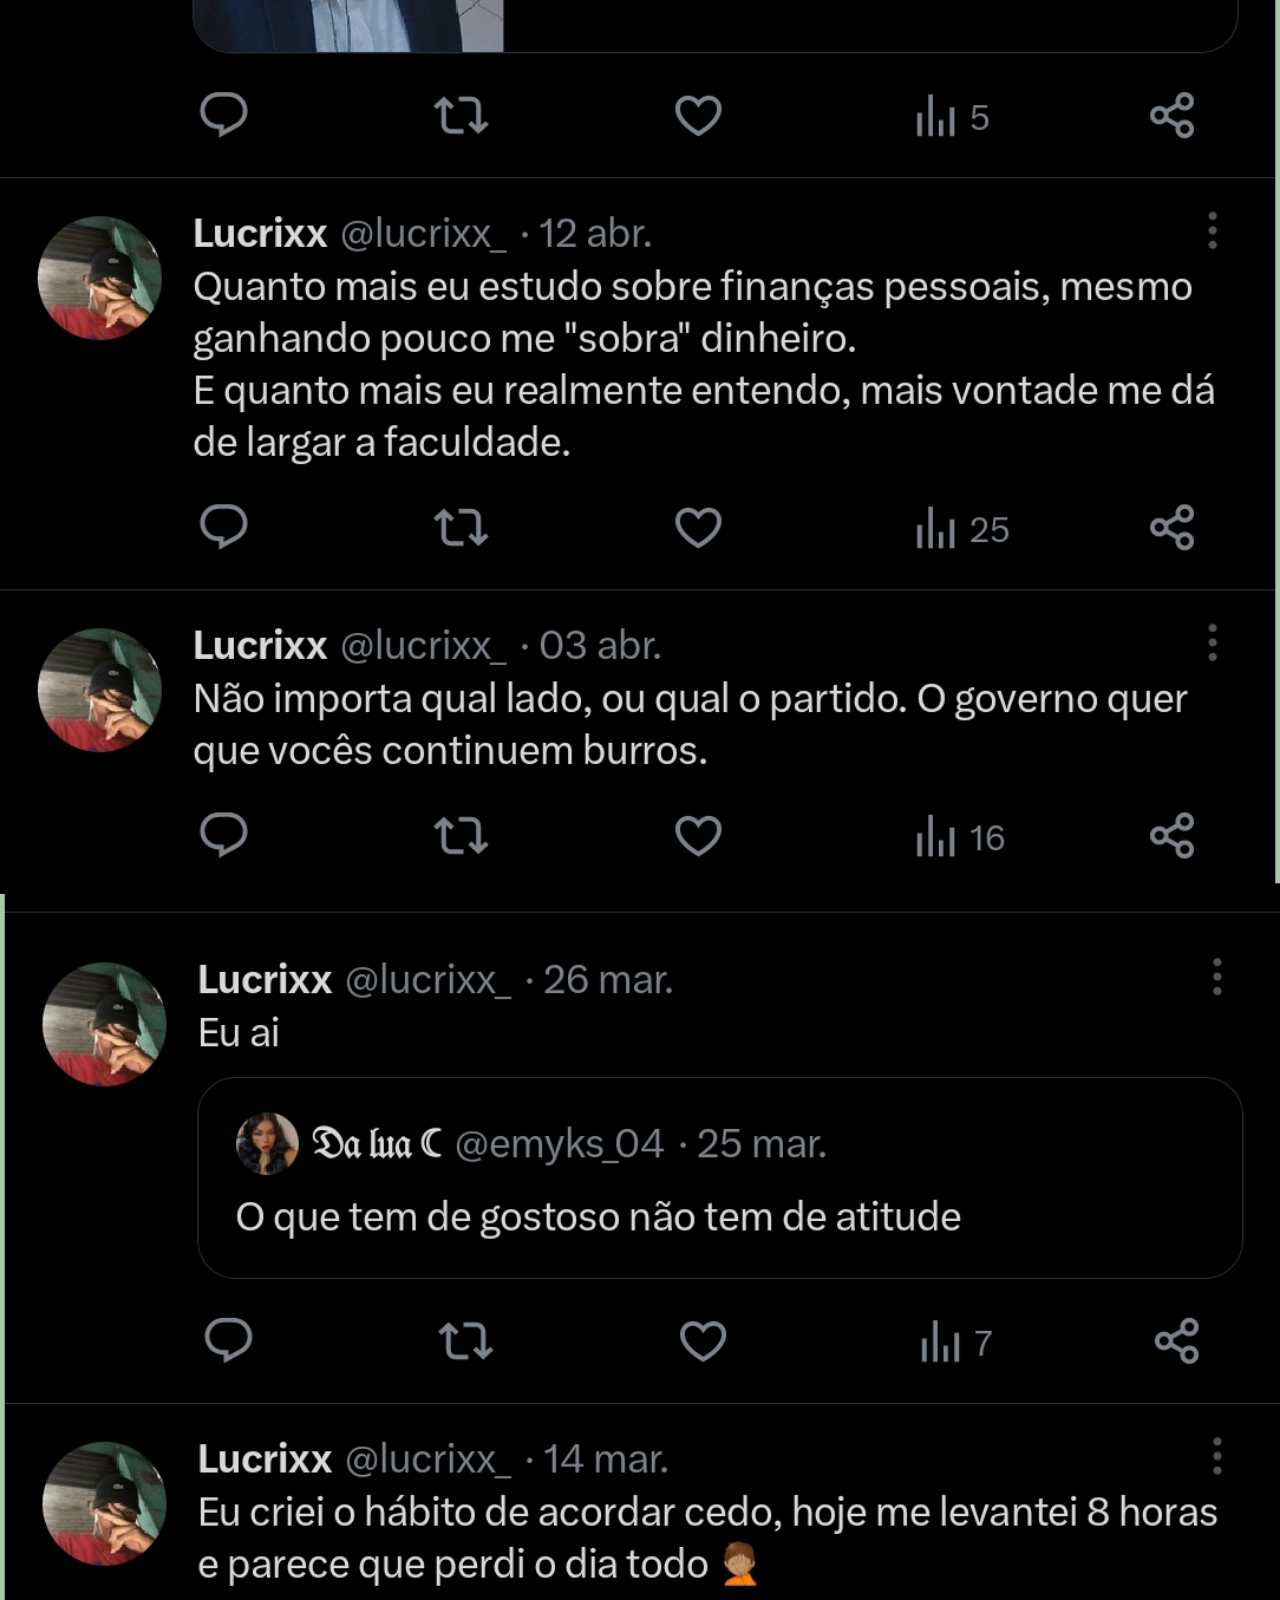
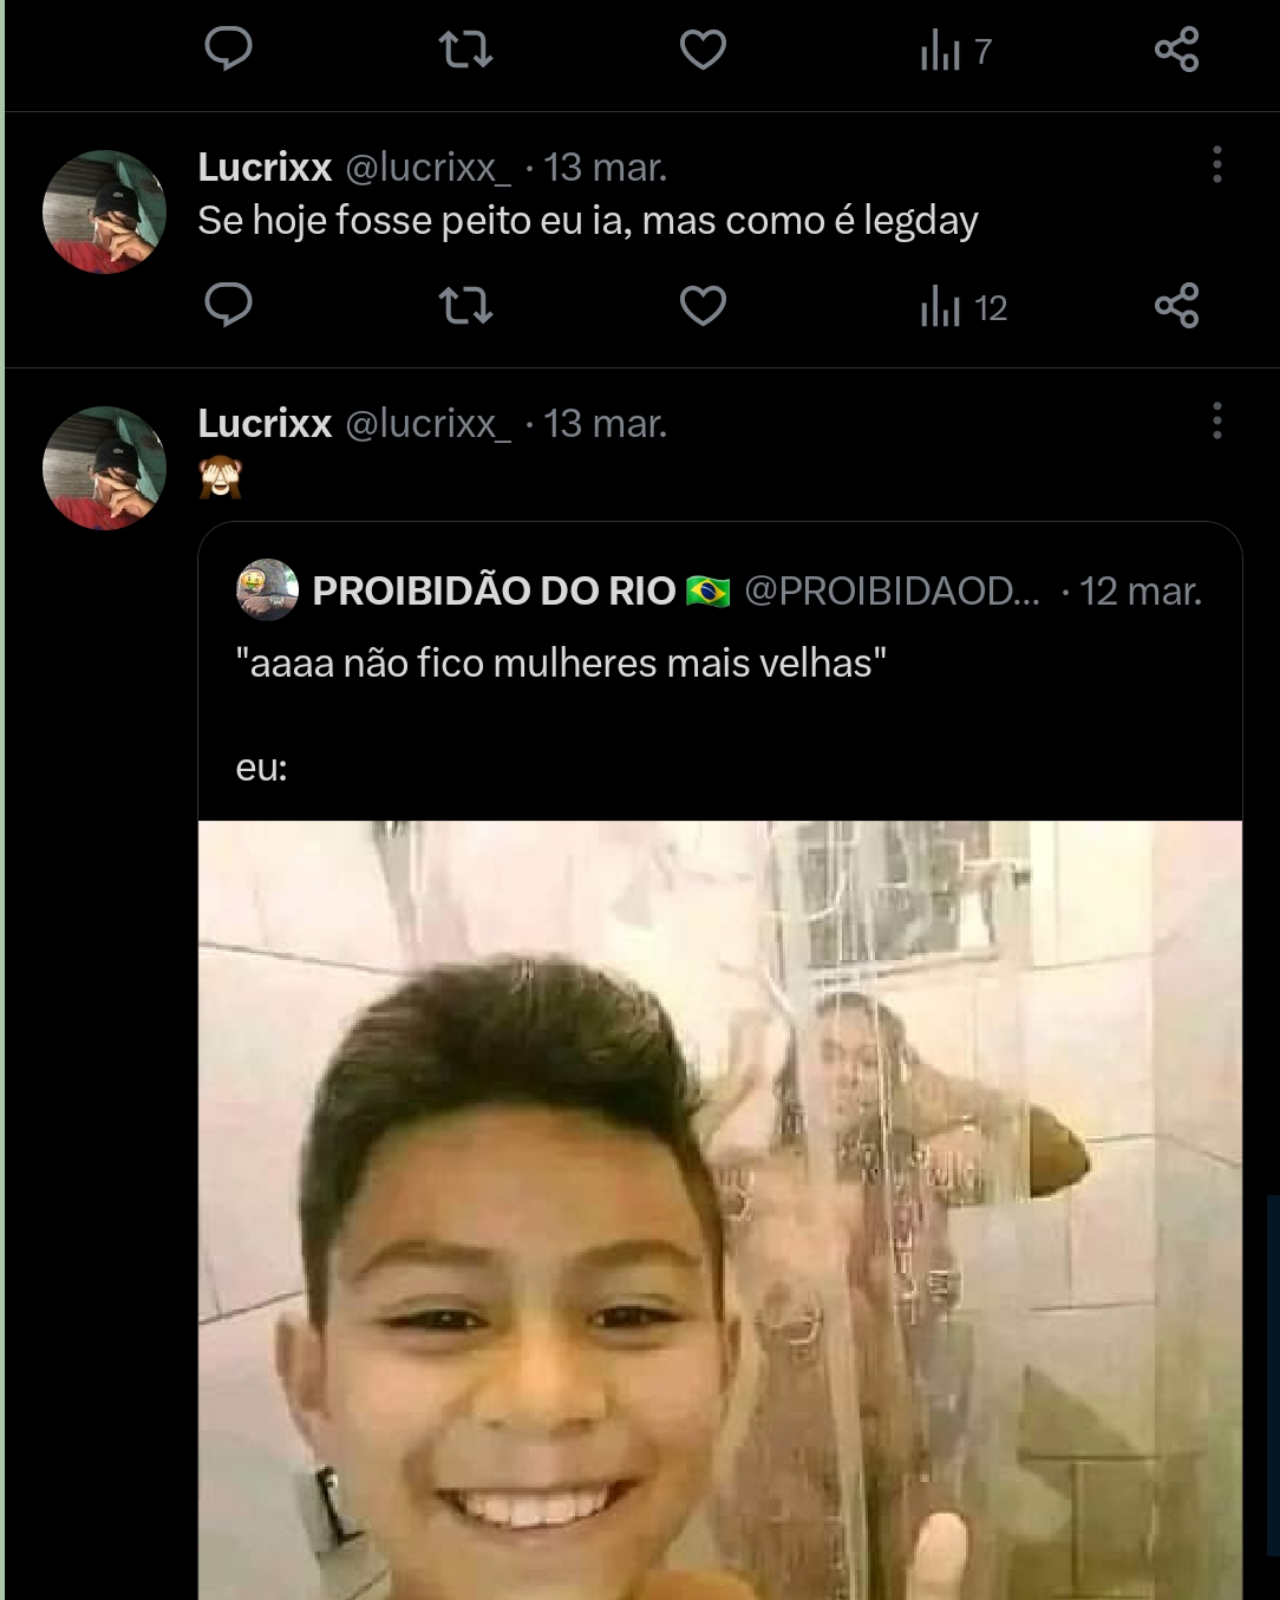
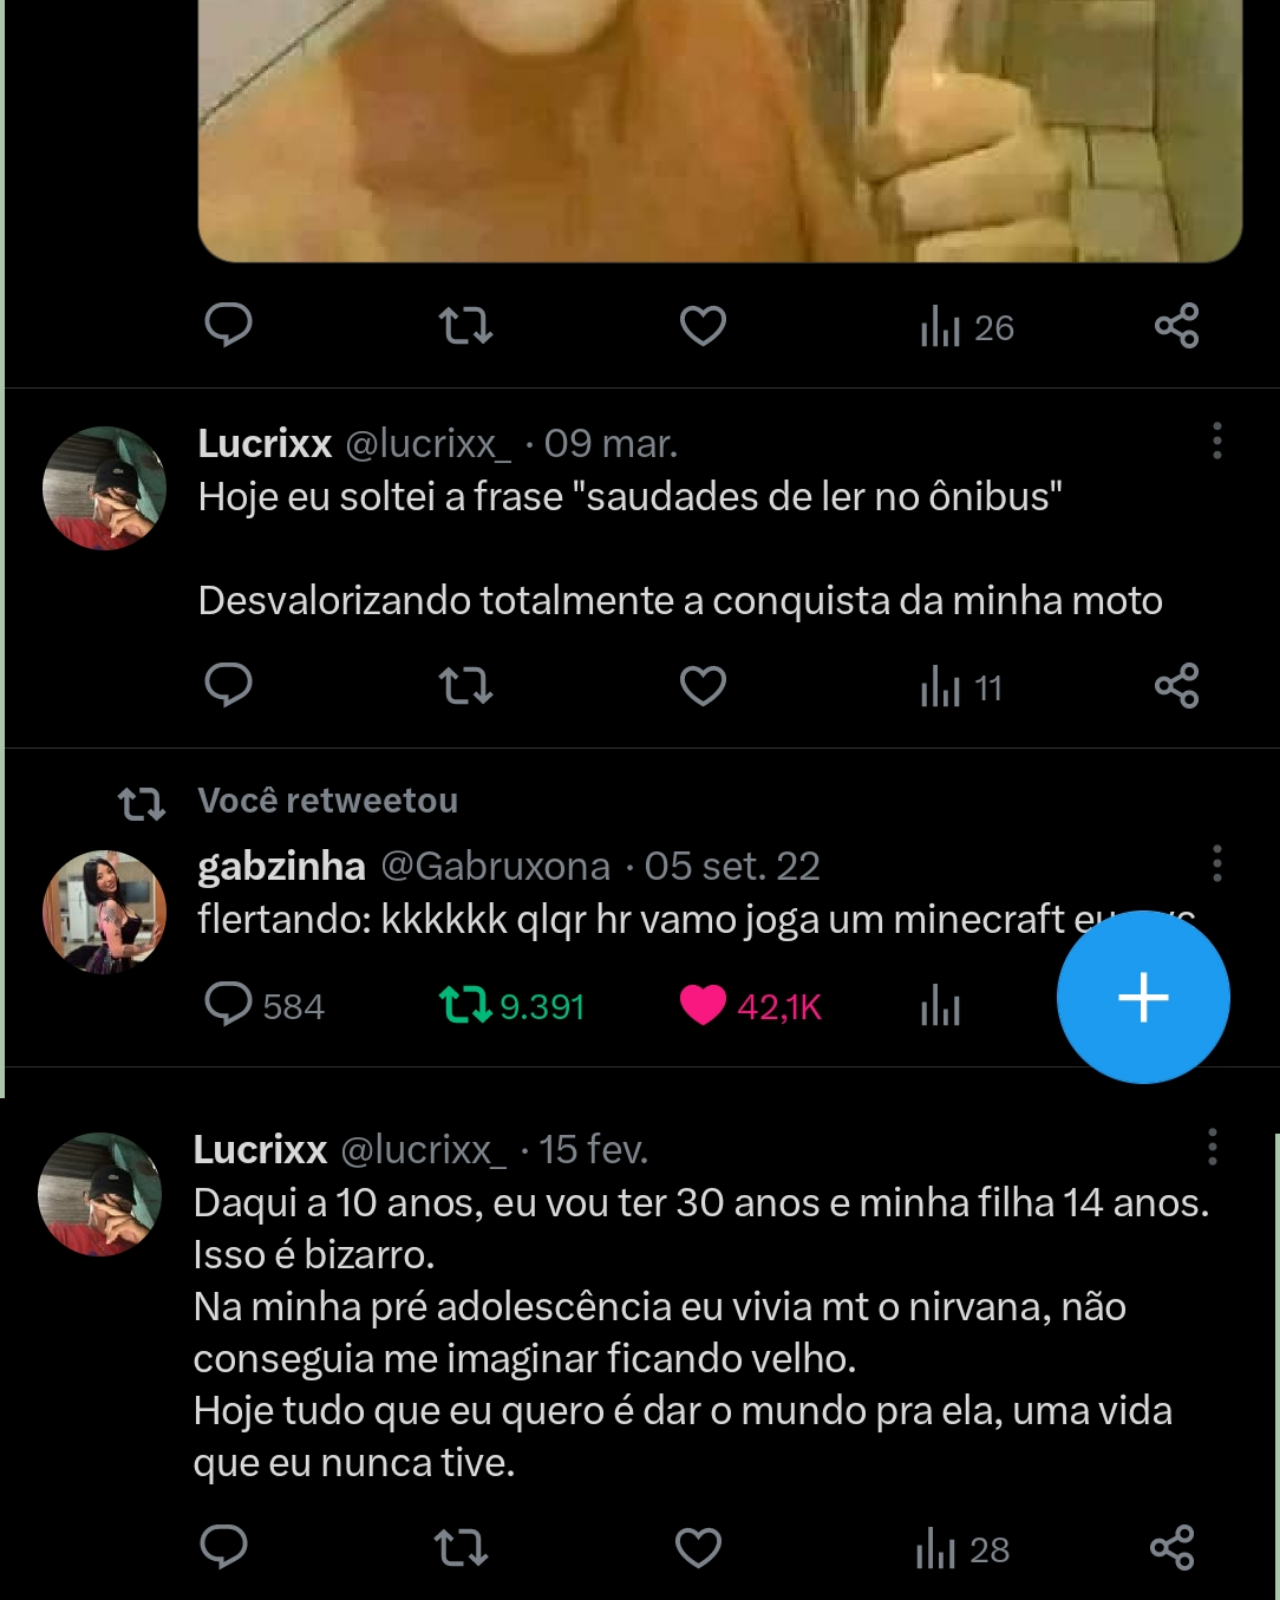
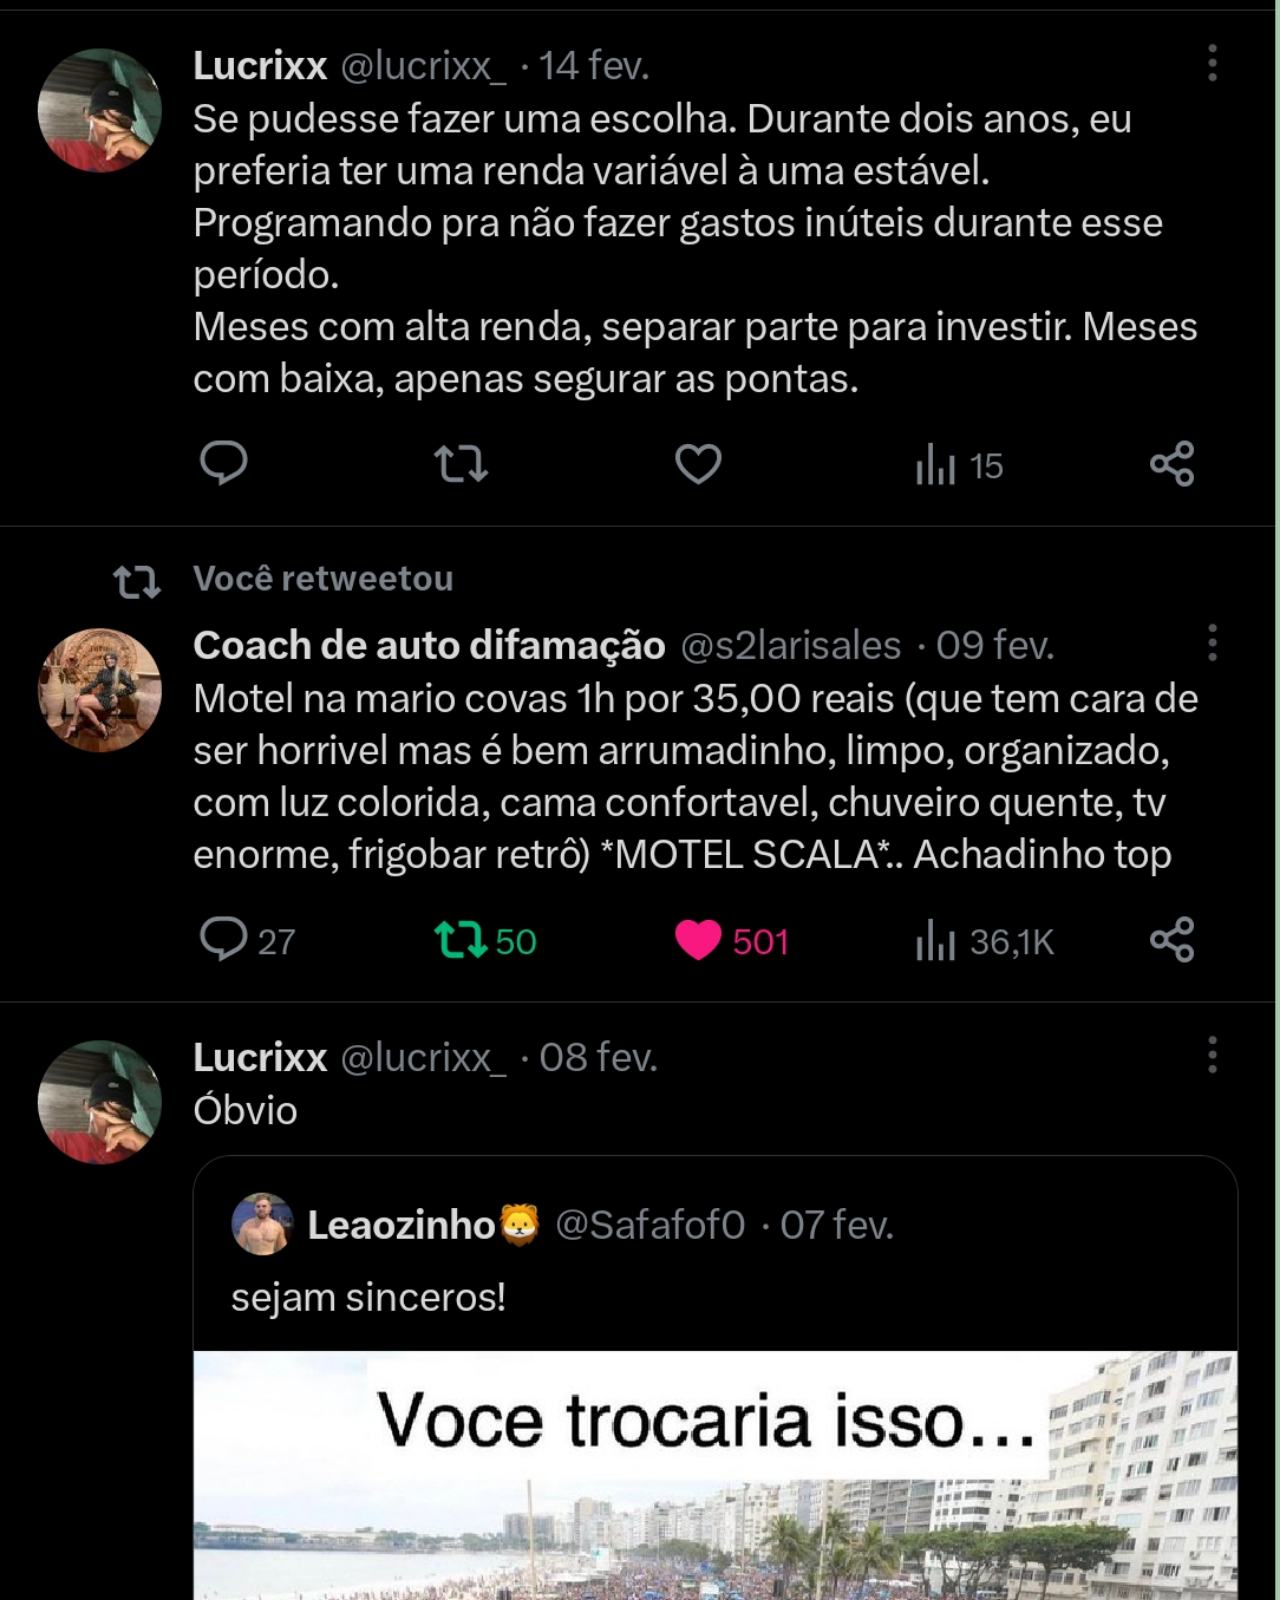
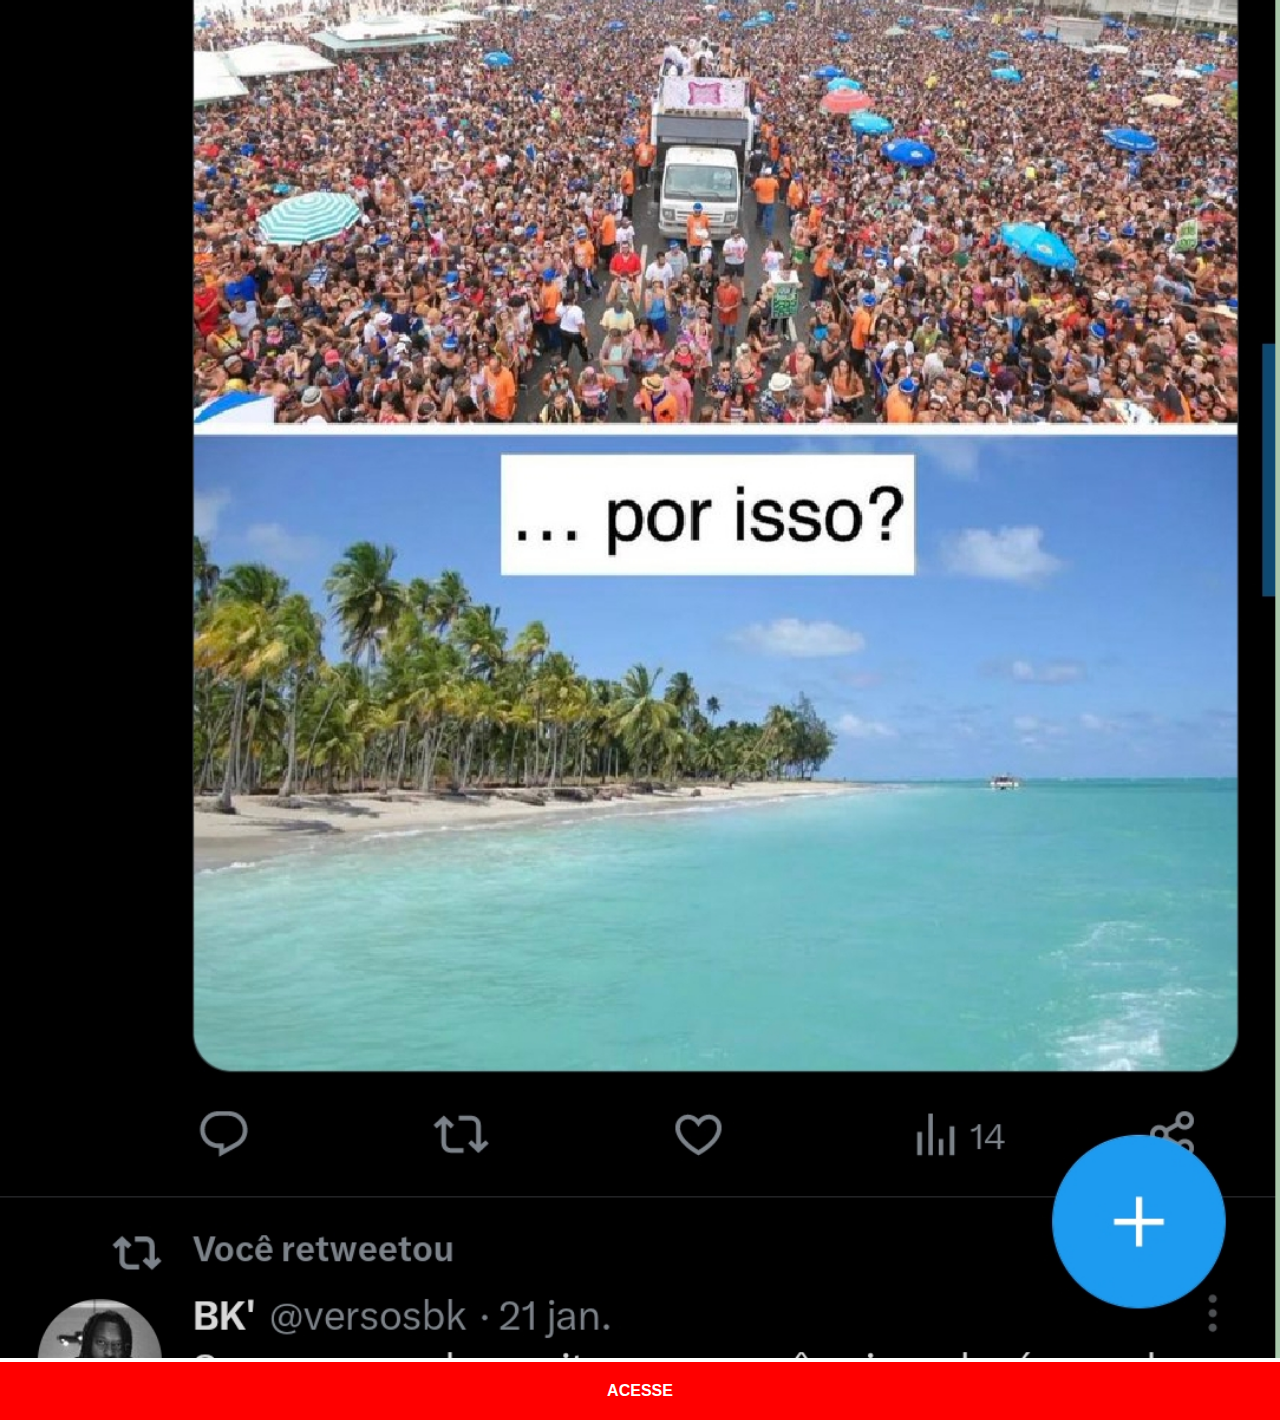
<file: twitter.html>
<!DOCTYPE html>
<html lang="pt-br">
<head>
    <meta charset="UTF-8">
    <meta name="viewport" content="width=device-width, initial-scale=1.0">
    <title>Twitter</title>
    <link rel="stylesheet" href="estilos/social.css">
</head>
<body>
    <img src="imagens/tela-twitter.jpg" alt="">
    <a href="https://twitter.com/lucrixx_" target="_blank">ACESSE</a>
</body>
</html>
</file>
<file: estilos/style.css>
@charset "utf8";

*{
    margin: 0px;
    padding: 0px;
    font-family: Arial, Helvetica, sans-serif;
}

html, body{
    height: 100vh;
    width: 100vw;
    background-color: black;   
}

body{
    background: url('../imagens/fundo-madeira.jpg') no-repeat top center;
    background-size: cover;
    background-attachment: fixed;
}

main{
    position: relative;
    height: 100vh;
    
}

section#telefone {
    position: absolute;
    top: 50%;
    left: 50%;
    transform: translate(-60%, -50%);

    height: 627px ;
    width: 311px;
    background: url('../imagens/frame-iphone.png') no-repeat;
}

iframe#tela {
    position: relative;
    top: 80px;
    left: 22px;
    width: 269px;
    height: 471px;
}
section#redes-sociais{
    text-align: right;
}
section#redes-sociais img {
    width: 50px;
    margin: 10px;
    border-radius: 50%;
    box-shadow: 2px 2px 5px rgba(0, 0, 0, 0.400);
    box-sizing: border-box;
}

section#redes-sociais img:hover{
    border: 2px solid rgba(255, 255, 255, 0.604);
    transform: translate(-3px, -3px );
    box-shadow: 5px 5px 10px rgba(0, 0, 0, 0.575);
    transition: transform 0.2s, border 1s;

}
</file>
<file: estilos/social.css>
@charset "utf8";

*{
    margin: 0px;
    padding: 0px;
    font-family: Arial, Helvetica, sans-serif;
}
::-webkit-scrollbar{
    width: 0px;
    height: 0px;
}
img{
    width: 100vw;
    margin: 0px;
    
}

a{
    display: block;
    background-color: red;
    color: white;
    padding: 20px;
    text-align: center;
    font-weight: bolder;
    text-decoration: none;
    border: 0px;
}

a:hover{
    background-color: rgba(43, 37, 37, 0.767);
    color: rgb(255, 0, 0);
    text-decoration: underline;
}
</file>
